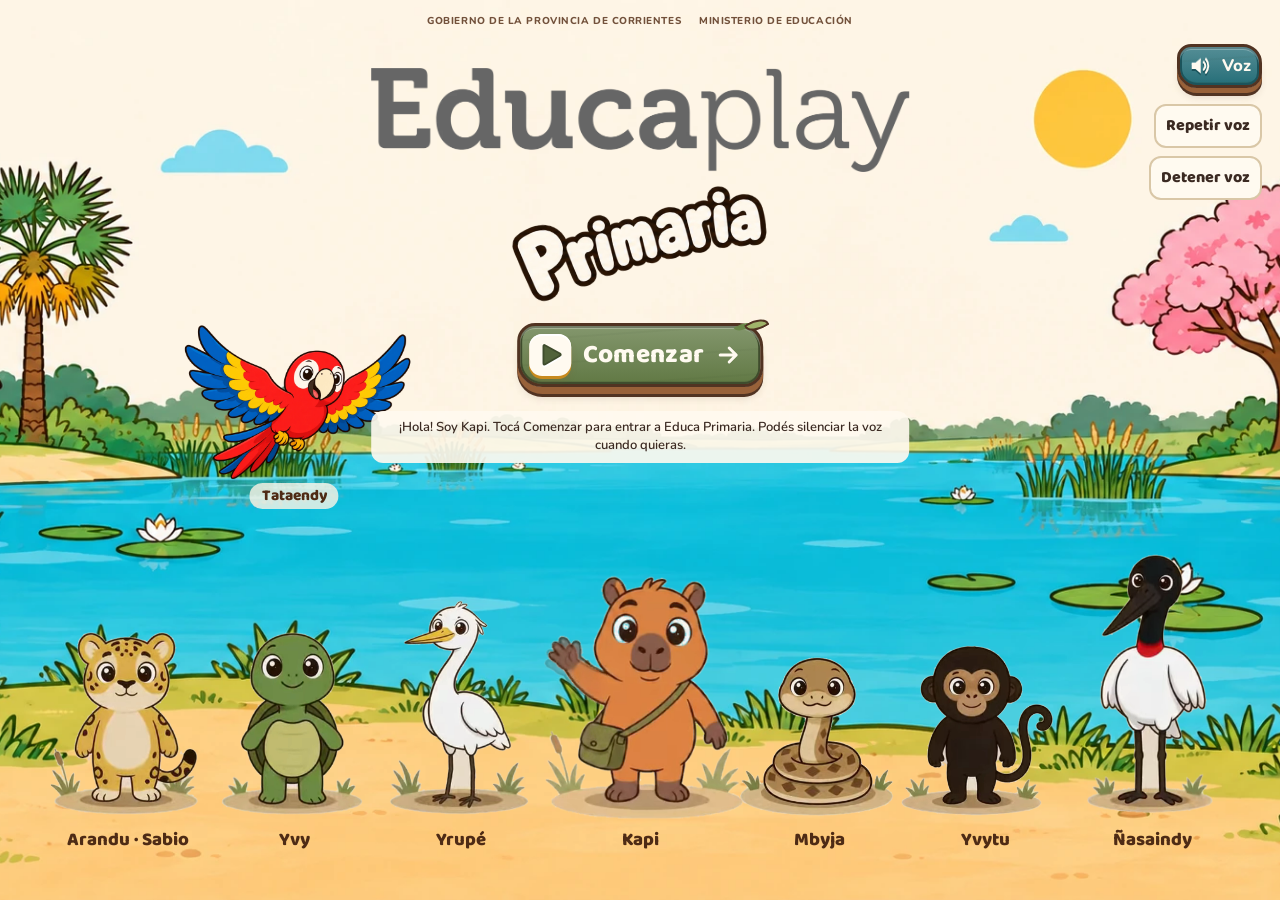
<file: index.html>
<!DOCTYPE html>
<html lang="es-AR">
<head>
<meta charset="utf-8">
<meta name="viewport" content="width=device-width, initial-scale=1, viewport-fit=cover">
<meta name="color-scheme" content="light">
<title>Educaplay Primaria</title>
<link rel="icon" href="arte/marca/icono.png">
<link rel="preload" href="fuentes/baloo-2-latin-800-normal.woff2" as="font" type="font/woff2" crossorigin>
<link rel="stylesheet" href="actividades.css?v=202610051010">
<link rel="stylesheet" href="estilos.css?v=20261016-sonido-3">
<link rel="stylesheet" href="botones.css?v=20261016-entradas-compactas">
<link rel="stylesheet" href="bienvenida.css?v=20261016-sonido-3">
</head>
<body>
<div id="app" data-zone="home"></div>
<div class="toast" id="toast" role="status" aria-live="polite"></div>
<!-- El orden importa: el arte primero, después los datos que lo nombran,
     las actividades, las vistas y por último el arranque. -->
<script src="js/arte.js?v=20261015-fichas-2"></script>
<script src="js/datos.js?v=202610051010"></script>
<script src="js/actividades.js?v=20261016-sonido-3"></script>
<script src="arte/voces/audios.js?v=20261016-sonido-3"></script>
<script src="js/sonido.js?v=20261016-sonido-3"></script>
<script src="js/vistas.js?v=20261016-sonido-3"></script>
<script src="js/app.js?v=20261016-sonido-3"></script>
</body>
</html>
</file>
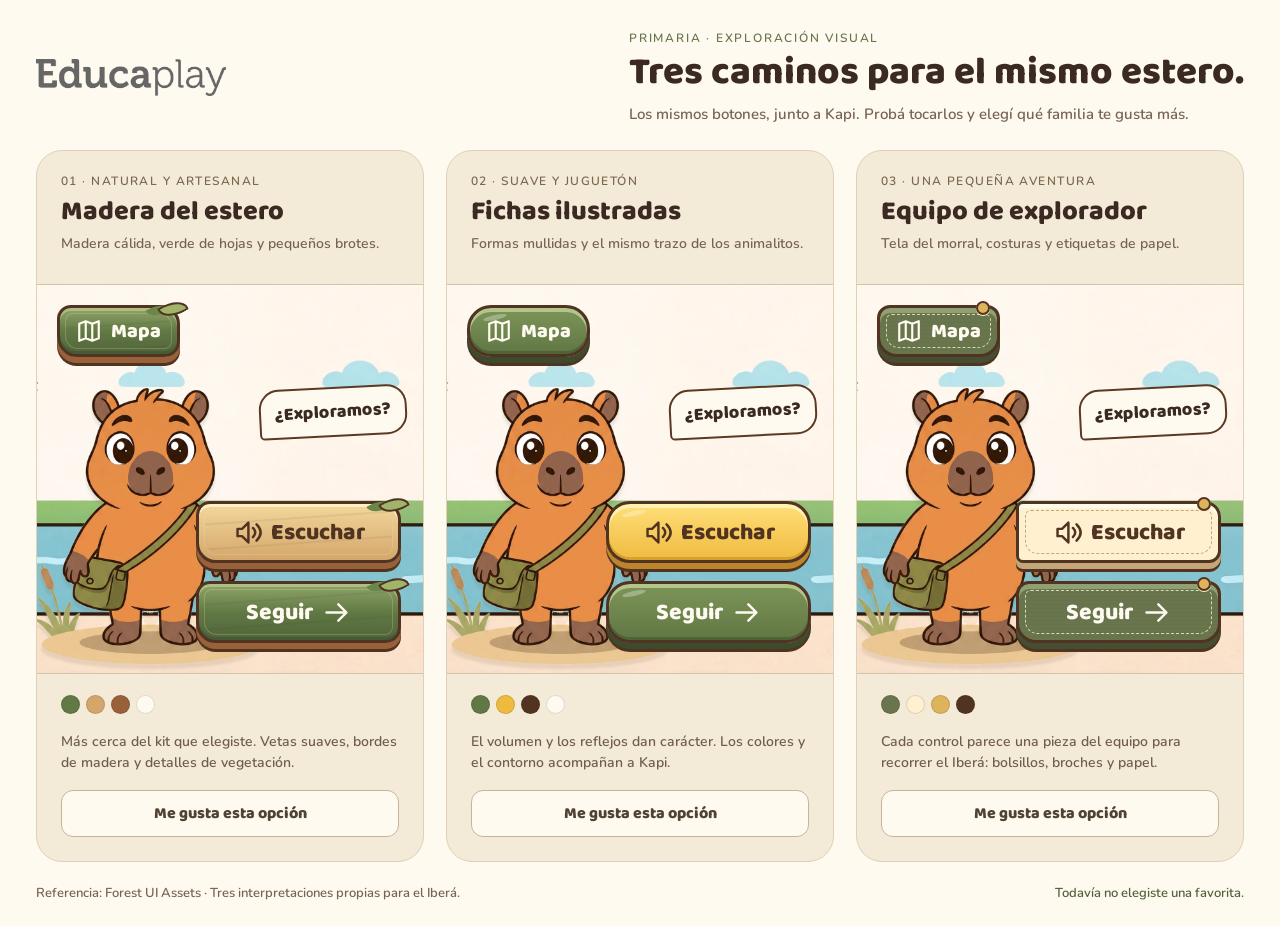
<file: prueba-botones.html>
<!doctype html>
<html lang="es-AR">
<meta charset="utf-8">
<meta name="viewport" content="width=device-width,initial-scale=1">
<title>Tres caminos · Botones de EducaPlay Primaria</title>
<style>
@font-face{font-family:Baloo;src:url('fuentes/baloo-2-latin-800-normal.woff2');font-weight:800;font-display:swap}
@font-face{font-family:Nunito;src:url('fuentes/nunito-latin-600-normal.woff2');font-weight:600;font-display:swap}
*{box-sizing:border-box}body{margin:0;background:#fffaf0;color:#3b2a22;font-family:Nunito,system-ui,sans-serif}button{font:inherit;cursor:pointer}header,main,footer{max-width:1450px;margin:auto;padding-inline:36px}header{padding-top:30px;padding-bottom:26px;display:flex;align-items:center;gap:32px;justify-content:space-between}.brand{width:190px;height:auto}.eyebrow{color:#67764f;font-size:12px;letter-spacing:.15em;font-weight:800;text-transform:uppercase}h1,h2,h3,p{margin:0}h1{font:800 clamp(28px,3vw,42px)/1.1 Baloo;margin:6px 0 10px}header p{font-size:15px;color:#786454}.intro{max-width:730px}.grid{display:grid;grid-template-columns:repeat(3,minmax(0,1fr));gap:22px}.option{background:#f4ead8;border:1px solid #dfd0b7;border-radius:26px;overflow:hidden;display:flex;flex-direction:column}.heading{padding:22px 24px 18px;min-height:133px}.number{font:800 12px Nunito;letter-spacing:.12em;text-transform:uppercase;color:#79684e}h2{font:800 27px/1.15 Baloo;margin:7px 0} .heading p{font-size:14px;line-height:1.45;color:#786454}.scene{height:390px;position:relative;background:#e0e9c9 url('arte/fondo-rio.webp') center bottom/cover;overflow:hidden;border-block:1px solid #d4c4a7}.scene:before{content:'';position:absolute;inset:0;background:linear-gradient(#fffaf04d,transparent 70%)}.kapi{position:absolute;bottom:7px;left:-10px;width:205px;height:260px;object-fit:contain;object-position:center bottom;filter:drop-shadow(0 5px 1px #4b38221a)}.speech{position:absolute;top:102px;right:16px;background:#fffaf0;border:2px solid #5b3a25;border-radius:20px 20px 20px 5px;padding:9px 14px;font:800 18px Baloo;rotate:-3deg}.nav{position:absolute;top:20px;left:20px}.actions{position:absolute;right:16px;bottom:30px;display:grid;gap:18px;width:190px}.demo{position:relative;display:inline-flex;align-items:center;justify-content:center;gap:9px;min-height:62px;padding:10px 17px;border:3px solid #513322;color:#fffaf0;font:800 23px/1 Baloo;isolation:isolate;transition:transform .12s,filter .12s,box-shadow .12s}.demo svg{width:29px;height:29px;flex:none}.demo:hover{filter:brightness(1.07);transform:translateY(-2px)}.demo:focus-visible{outline:3px solid #fffaf0;outline-offset:5px}.demo:active,.demo.pressed{transform:translateY(5px);filter:brightness(.95)}.nav .demo{min-height:52px;font-size:20px;padding:8px 16px}.nav .demo svg{width:26px;height:26px}
/* Madera ilustrada: cantos irregulares, vetas suaves y brotes. */
.wood .demo{border-radius:14px 19px 15px 20px;background:linear-gradient(180deg,#91a56a,#617944 50%,#52643a);box-shadow:inset 0 3px 0 #d6dda273,inset 0 -3px 0 #374d3077,0 6px 0 #986139,0 9px 0 #513322}.wood .demo:before{content:'';position:absolute;inset:5px;border:1px solid #e5ebaf3d;border-radius:8px 13px;pointer-events:none;z-index:-1;background:repeating-linear-gradient(176deg,transparent 0 13px,#24361c12 14px 15px,transparent 16px 25px)}.wood .demo:after{content:'';width:24px;height:12px;position:absolute;right:-10px;top:-7px;background:#a0b46a;border:2px solid #513322;border-radius:2px 100% 2px 100%;rotate:-30deg;box-shadow:-13px -6px 0 -2px #6a8748}.wood .secondary{background:linear-gradient(#f3d79c,#d4a66b);color:#513322;box-shadow:inset 0 3px 0 #fff0c1,0 6px 0 #986139,0 9px 0 #513322}.wood .demo:active,.wood .pressed{box-shadow:inset 0 2px 0 #ffffff30,0 1px 0 #986139,0 3px 0 #513322}
/* Fichas: el mismo contorno de los personajes, volumen blando. */
.tile .demo{border-radius:24px;background:linear-gradient(#7d9458,#617744);box-shadow:inset 0 4px 0 #b3c58b,inset 0 -3px 0 #4f6335,0 6px 0 #3d4a2b,0 9px 0 #513322}.tile .demo:before{content:'';position:absolute;left:13px;top:7px;width:24px;height:5px;border-radius:50%;background:#ffffff4d;rotate:-12deg}.tile .secondary{background:linear-gradient(#ffdf79,#efbb3f);color:#513322;box-shadow:inset 0 4px 0 #fff1b0,inset 0 -3px 0 #d6a12d,0 6px 0 #bc842b,0 9px 0 #513322}.tile .demo:active,.tile .pressed{box-shadow:inset 0 2px 0 #ffffff30,0 1px 0 #3d4a2b,0 3px 0 #513322}
/* Explorador: tela del morral, costura y etiqueta de papel. */
.explorer .demo{border-radius:13px 13px 20px 20px;background:#69764d;box-shadow:inset 0 5px 0 #91a073,0 6px 0 #454e30,0 9px 0 #513322;background-image:repeating-linear-gradient(0deg,transparent 0 3px,#1b29120a 3px 4px)}.explorer .demo:before{content:'';position:absolute;inset:6px;border:1.5px dashed #d3dbaf;border-radius:6px 6px 13px 13px;z-index:-1}.explorer .demo:after{content:'';position:absolute;width:10px;height:10px;right:7px;top:-7px;background:#ddb35c;border:2px solid #513322;border-radius:50%;box-shadow:0 1px 0 #fff0bb}.explorer .secondary{background:#fff0cf;color:#513322;border-radius:7px 16px 12px 7px;box-shadow:inset 0 4px 0 #fffbeb,0 6px 0 #c4a679,0 9px 0 #513322}.explorer .secondary:before{border-color:#c3a778}.explorer .demo:active,.explorer .pressed{box-shadow:inset 0 2px 0 #ffffff30,0 1px 0 #454e30,0 3px 0 #513322}
.details{padding:21px 24px 24px;display:flex;flex:1;flex-direction:column;gap:17px}.details p{font-size:14px;line-height:1.5;color:#715d4c}.swatches{display:flex;gap:6px}.swatches i{width:19px;height:19px;background:var(--c);border:1px solid #3b2a2226;border-radius:50%}.choose{margin-top:auto;border:1.5px solid #c5b49a;border-radius:12px;background:#fffaf0;color:#514333;padding:10px;font:800 16px Baloo;min-height:46px}.choose:hover{background:#e9eddb}.choose[aria-pressed=true]{background:#52633b;color:#fffaf0;border-color:#52633b}.option.selected{outline:3px solid #52633b;outline-offset:3px}footer{padding-block:22px;display:flex;justify-content:space-between;gap:20px;font-size:13px;color:#786454}#selection{color:#52633b;font-weight:800;min-height:20px}@media(min-width:1250px){.actions{width:205px;right:22px}.kapi{width:230px;height:280px;left:-5px}}@media(max-width:1050px){.grid{grid-template-columns:1fr;max-width:620px;margin:auto}.scene{height:360px}.kapi{left:35px;width:240px;height:280px}.actions{right:35px;width:220px}.heading{min-height:0}header{align-items:flex-start}.brand{width:130px}.speech{right:35px;top:95px}}@media(max-width:540px){header,main,footer{padding-inline:18px}header{display:block}.brand{width:140px;margin-bottom:20px}.heading,.details{padding:20px}.scene{height:380px}.kapi{width:190px;height:245px;left:-18px}.actions{width:180px;right:14px}.speech{right:16px;top:95px}.demo{font-size:21px}footer{flex-direction:column}.nav{left:16px}}@media(prefers-reduced-motion:reduce){.demo{transition:none}}
</style>
<header><img class="brand" src="arte/marca/educaplay.webp" alt="EducaPlay"><div class="intro"><div class="eyebrow">Primaria · Exploración visual</div><h1>Tres caminos para el mismo estero.</h1><p>Los mismos botones, junto a Kapi. Probá tocarlos y elegí qué familia te gusta más.</p></div></header>
<main><div class="grid" id="grid"></div></main>
<footer><span>Referencia: Forest UI Assets · Tres interpretaciones propias para el Iberá.</span><span id="selection" role="status" aria-live="polite">Todavía no elegiste una favorita.</span></footer>
<script>
const icons={mapa:'<path d="m4 7 8-3 8 3 8-3v21l-8 3-8-3-8 3V7Zm8-3v21M20 7v21"/>',audio:'<path d="M5 12h5l7-7v22l-7-7H5zM22 11q5 5 0 10M26 7q9 9 0 18"/>',next:'<path d="M5 16h21M18 7l9 9-9 9"/>'};
const icon=name=>`<svg viewBox="0 0 32 32" fill="none" stroke="currentColor" stroke-width="2.7" stroke-linecap="round" stroke-linejoin="round" aria-hidden="true">${icons[name]}</svg>`;
const options=[{id:'wood',name:'Madera del estero',tag:'01 · Natural y artesanal',desc:'Madera cálida, verde de hojas y pequeños brotes.',detail:'Más cerca del kit que elegiste. Vetas suaves, bordes de madera y detalles de vegetación.',colors:['#617944','#d4a66b','#986139','#fffaf0']},{id:'tile',name:'Fichas ilustradas',tag:'02 · Suave y juguetón',desc:'Formas mullidas y el mismo trazo de los animalitos.',detail:'El volumen y los reflejos dan carácter. Los colores y el contorno acompañan a Kapi.',colors:['#617744','#efbb3f','#513322','#fffaf0']},{id:'explorer',name:'Equipo de explorador',tag:'03 · Una pequeña aventura',desc:'Tela del morral, costuras y etiquetas de papel.',detail:'Cada control parece una pieza del equipo para recorrer el Iberá: bolsillos, broches y papel.',colors:['#69764d','#fff0cf','#ddb35c','#513322']}];
document.querySelector('#grid').innerHTML=options.map(o=>`<article class="option ${o.id}"><div class="heading"><div class="number">${o.tag}</div><h2>${o.name}</h2><p>${o.desc}</p></div><div class="scene"><div class="nav"><button class="demo" data-demo="mapa">${icon('mapa')}Mapa</button></div><div class="speech">¿Exploramos?</div><img class="kapi" src="arte/kapi/reposo.webp" alt="Kapi en el estero" draggable="false"><div class="actions"><button class="demo secondary" data-demo="audio">${icon('audio')}Escuchar</button><button class="demo" data-demo="next">Seguir${icon('next')}</button></div></div><div class="details"><div class="swatches" aria-hidden="true">${o.colors.map(c=>`<i style="--c:${c}"></i>`).join('')}</div><p>${o.detail}</p><button class="choose" data-choice="${o.id}" aria-pressed="false">Me gusta esta opción</button></div></article>`).join('');
document.querySelectorAll('[data-choice]').forEach(b=>b.addEventListener('click',()=>{document.querySelectorAll('[data-choice]').forEach(x=>{const on=x===b;x.setAttribute('aria-pressed',String(on));x.closest('article').classList.toggle('selected',on);x.textContent=on?'Mi favorita ✓':'Me gusta esta opción'});document.querySelector('#selection').textContent='Tu favorita: '+options.find(o=>o.id===b.dataset.choice).name+'.'}));
document.querySelectorAll('[data-demo]').forEach(b=>b.addEventListener('click',()=>{const scene=b.closest('.scene'), kapi=scene.querySelector('.kapi'),speech=scene.querySelector('.speech');kapi.src='arte/kapi/'+(b.dataset.demo==='next'?'celebra':b.dataset.demo==='audio'?'senala':'reposo')+'.webp';speech.textContent=b.dataset.demo==='next'?'¡Vamos juntos!':b.dataset.demo==='audio'?'Te cuento la consigna…':'¡A recorrer el Iberá!';}));
</script>
</html>
</file>
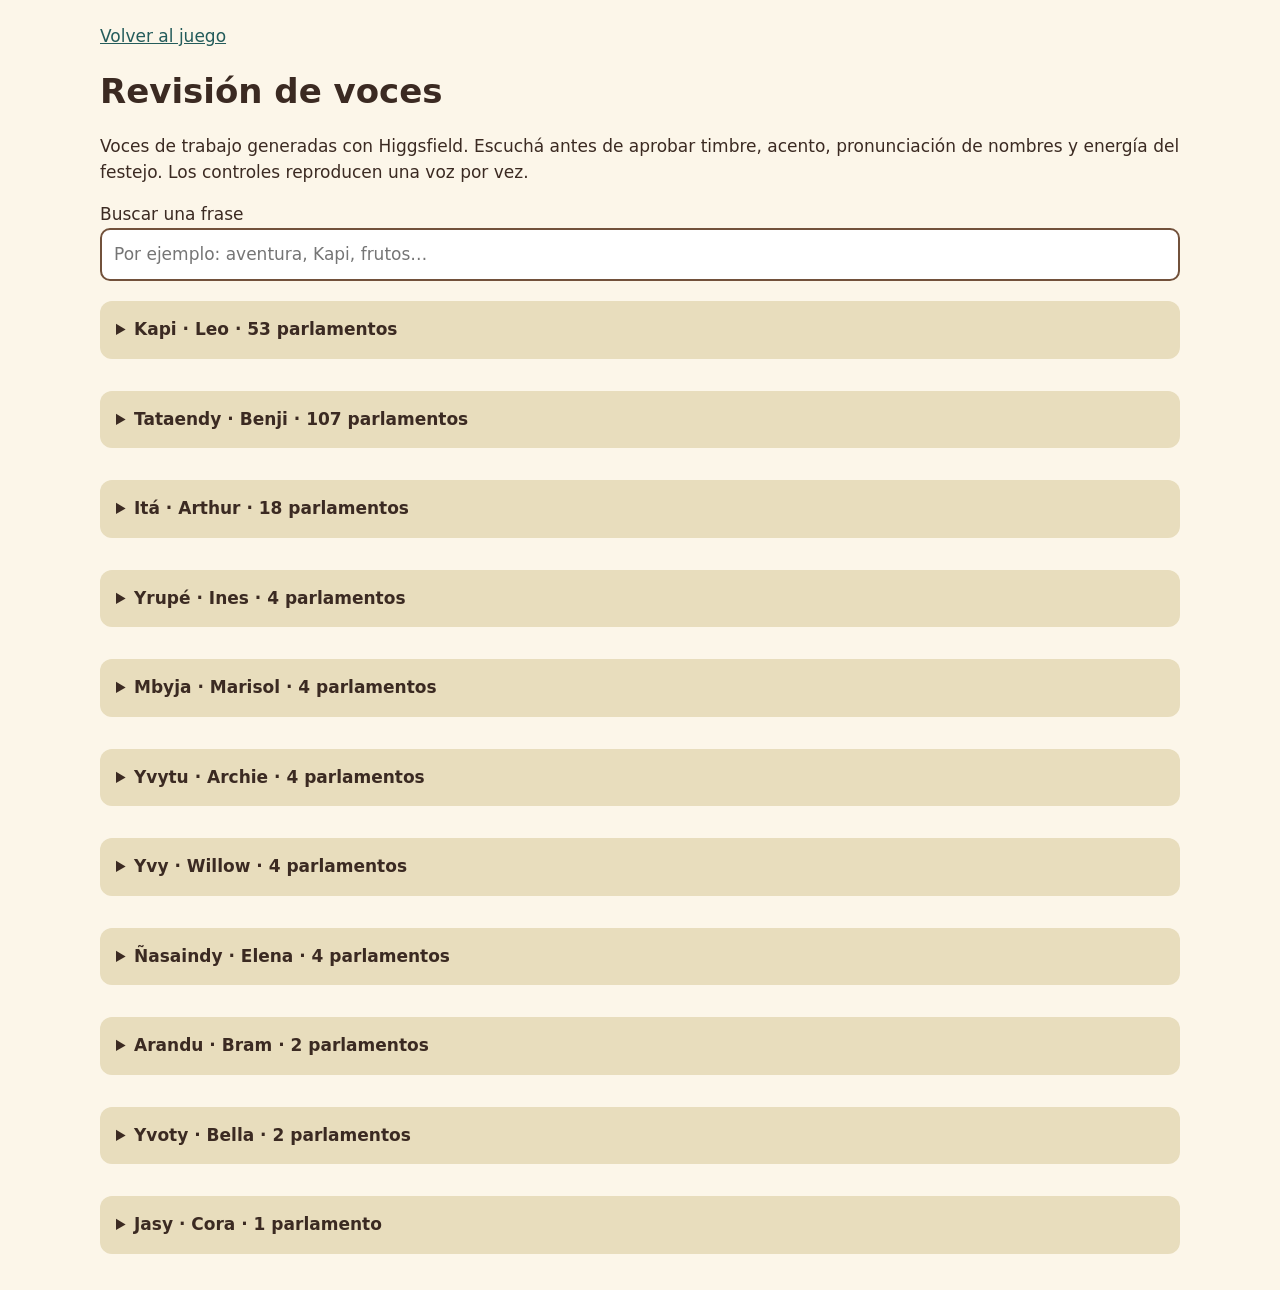
<file: herramientas/escucha-voces.html>
<!doctype html><html lang="es-AR"><meta charset="utf-8"><meta name="viewport" content="width=device-width,initial-scale=1"><title>Revisión de voces · Educa Primaria</title>
<style>body{max-width:1080px;margin:auto;padding:24px;font:17px/1.5 system-ui;background:#fcf6e9;color:#3b2a22}h1{line-height:1.15}a{color:#245c5b}input{box-sizing:border-box;width:100%;padding:12px;font:inherit;border:2px solid #72513b;border-radius:10px}summary{cursor:pointer;font-weight:700;padding:16px;background:#e8ddbd;border-radius:12px;margin:20px 0 12px}.clips{display:grid;grid-template-columns:repeat(auto-fit,minmax(270px,1fr));gap:14px}article{padding:16px;border:1px solid #c7b99f;border-radius:12px;background:white}article p{min-height:3em}audio{width:100%}small{display:block;color:#70645b;font-size:11px}.pending{color:#ad382e}[hidden]{display:none!important}</style>
<header><a href="../#/inicio">Volver al juego</a><h1>Revisión de voces</h1><p>Voces de trabajo generadas con Higgsfield. Escuchá antes de aprobar timbre, acento, pronunciación de nombres y energía del festejo. Los controles reproducen una voz por vez.</p><label for="filter">Buscar una frase</label><input id="filter" type="search" placeholder="Por ejemplo: aventura, Kapi, frutos…"></header><details><summary>Kapi · Leo · 53 parlamentos</summary><div class="clips"><article><p>Kapi vivió una historia en el estero. ¡Ayudame a ponerla en orden! Tocá lo que pasó primero.</p><audio controls preload="none" src="../arte/voces/898af8a9c60d4faa.mp3" aria-label="Escuchar: Kapi vivió una historia en el estero. ¡Ayudame a ponerla en orden! Tocá lo que pasó primero."></audio><small>898af8a9c60d4faa</small></article><article><p>Pensá: ¿qué pasó antes? Mirá bien las imágenes.</p><audio controls preload="none" src="../arte/voces/323ae413c080820d.mp3" aria-label="Escuchar: Pensá: ¿qué pasó antes? Mirá bien las imágenes."></audio><small>323ae413c080820d</small></article><article><p>¡Así fue la historia! Empezó, pasó algo y terminó.</p><audio controls preload="none" src="../arte/voces/0b477544073fb58a.mp3" aria-label="Escuchar: ¡Así fue la historia! Empezó, pasó algo y terminó."></audio><small>0b477544073fb58a</small></article><article><p>Una pista: Pensá: ¿qué pasó antes? Mirá bien las imágenes.</p><audio controls preload="none" src="../arte/voces/49299b593fa944b8.mp3" aria-label="Escuchar: Una pista: Pensá: ¿qué pasó antes? Mirá bien las imágenes."></audio><small>49299b593fa944b8</small></article><article><p>Kapi se despierta en el estero.</p><audio controls preload="none" src="../arte/voces/7e5d2d50247fec27.mp3" aria-label="Escuchar: Kapi se despierta en el estero."></audio><small>7e5d2d50247fec27</small></article><article><p>Kapi se despierta en el estero. … ¿Y después?</p><audio controls preload="none" src="../arte/voces/0f60abf452d47f11.mp3" aria-label="Escuchar: Kapi se despierta en el estero. … ¿Y después?"></audio><small>0f60abf452d47f11</small></article><article><p>Aparece un yacaré entre los camalotes.</p><audio controls preload="none" src="../arte/voces/3a581af2b37ed6e9.mp3" aria-label="Escuchar: Aparece un yacaré entre los camalotes."></audio><small>3a581af2b37ed6e9</small></article><article><p>Aparece un yacaré entre los camalotes. … ¿Y después?</p><audio controls preload="none" src="../arte/voces/e1c4fb081920aebd.mp3" aria-label="Escuchar: Aparece un yacaré entre los camalotes. … ¿Y después?"></audio><small>e1c4fb081920aebd</small></article><article><p>Kapi y el yacaré toman sol juntos.</p><audio controls preload="none" src="../arte/voces/fec5042b420b79a3.mp3" aria-label="Escuchar: Kapi y el yacaré toman sol juntos."></audio><small>fec5042b420b79a3</small></article><article><p>Kapi y el yacaré toman sol juntos. … ¿Y después?</p><audio controls preload="none" src="../arte/voces/d4497156f8960fc4.mp3" aria-label="Escuchar: Kapi y el yacaré toman sol juntos. … ¿Y después?"></audio><small>d4497156f8960fc4</small></article><article><p>Mirá el dibujo. ¿Cuál de estas palabras dice CAMALOTE? Fijate con qué letra empieza.</p><audio controls preload="none" src="../arte/voces/867985a29ad24785.mp3" aria-label="Escuchar: Mirá el dibujo. ¿Cuál de estas palabras dice CAMALOTE? Fijate con qué letra empieza."></audio><small>867985a29ad24785</small></article><article><p>Buscá la palabra que empiece con la misma letra que CAMINO y CASA.</p><audio controls preload="none" src="../arte/voces/6cfd7300cc3af470.mp3" aria-label="Escuchar: Buscá la palabra que empiece con la misma letra que CAMINO y CASA."></audio><small>6cfd7300cc3af470</small></article><article><p>¡Muy bien! CAMALOTE empieza con C.</p><audio controls preload="none" src="../arte/voces/1098438e28428743.mp3" aria-label="Escuchar: ¡Muy bien! CAMALOTE empieza con C."></audio><small>1098438e28428743</small></article><article><p>Una pista: Buscá la palabra que empiece con la misma letra que CAMINO y CASA.</p><audio controls preload="none" src="../arte/voces/07438bb492a9bce7.mp3" aria-label="Escuchar: Una pista: Buscá la palabra que empiece con la misma letra que CAMINO y CASA."></audio><small>07438bb492a9bce7</small></article><article><p>¡Aventura completada! Encontraste Huella de yacaré.</p><audio controls preload="none" src="../arte/voces/7eb21c7a11a8353c.mp3" aria-label="Escuchar: ¡Aventura completada! Encontraste Huella de yacaré."></audio><small>7eb21c7a11a8353c</small></article><article><p>Llevate esta misión a casa: contale a alguien una historia con principio, medio y final.</p><audio controls preload="none" src="../arte/voces/e7991dad07f13418.mp3" aria-label="Escuchar: Llevate esta misión a casa: contale a alguien una historia con principio, medio y final."></audio><small>e7991dad07f13418</small></article><article><p>¡Ese va! Seguí uniendo.</p><audio controls preload="none" src="../arte/voces/da9e89d14e5a88c6.mp3" aria-label="Escuchar: ¡Ese va! Seguí uniendo."></audio><small>da9e89d14e5a88c6</small></article><article><p>En la comunidad hay muchos carteles. Uní cada lugar con lo que dice su cartel. Tocá uno y después el otro.</p><audio controls preload="none" src="../arte/voces/fec4f42c3bba3341.mp3" aria-label="Escuchar: En la comunidad hay muchos carteles. Uní cada lugar con lo que dice su cartel. Tocá uno y después el otro."></audio><small>fec4f42c3bba3341</small></article><article><p>Fijate con qué letra empieza cada cartel.</p><audio controls preload="none" src="../arte/voces/4e18ac0a03e62e78.mp3" aria-label="Escuchar: Fijate con qué letra empieza cada cartel."></audio><small>4e18ac0a03e62e78</small></article><article><p>¡Todos los carteles en su lugar!</p><audio controls preload="none" src="../arte/voces/c49587dbda2e8e03.mp3" aria-label="Escuchar: ¡Todos los carteles en su lugar!"></audio><small>c49587dbda2e8e03</small></article><article><p>Una pista: Fijate con qué letra empieza cada cartel.</p><audio controls preload="none" src="../arte/voces/f7943d38445df338.mp3" aria-label="Escuchar: Una pista: Fijate con qué letra empieza cada cartel."></audio><small>f7943d38445df338</small></article><article><p>ESCUELA</p><audio controls preload="none" src="../arte/voces/f127c36dc20d16d4.mp3" aria-label="Escuchar: ESCUELA"></audio><small>f127c36dc20d16d4</small></article><article><p>ALMACÉN</p><audio controls preload="none" src="../arte/voces/f2b448ff0ec563d8.mp3" aria-label="Escuchar: ALMACÉN"></audio><small>f2b448ff0ec563d8</small></article><article><p>PLAZA</p><audio controls preload="none" src="../arte/voces/8c9f1aed1d5ab35f.mp3" aria-label="Escuchar: PLAZA"></audio><small>8c9f1aed1d5ab35f</small></article><article><p>Ahora buscá el cartel que dice ESCUELA. ¿Cuál es?</p><audio controls preload="none" src="../arte/voces/a1d75221f6b766f3.mp3" aria-label="Escuchar: Ahora buscá el cartel que dice ESCUELA. ¿Cuál es?"></audio><small>a1d75221f6b766f3</small></article><article><p>ESCUELA empieza con E y es una palabra larga.</p><audio controls preload="none" src="../arte/voces/e817e53c71f7e21c.mp3" aria-label="Escuchar: ESCUELA empieza con E y es una palabra larga."></audio><small>e817e53c71f7e21c</small></article><article><p>¡Ese es! Empieza con E, como ESCUELA.</p><audio controls preload="none" src="../arte/voces/82368d2a1f3fc953.mp3" aria-label="Escuchar: ¡Ese es! Empieza con E, como ESCUELA."></audio><small>82368d2a1f3fc953</small></article><article><p>Una pista: ESCUELA empieza con E y es una palabra larga.</p><audio controls preload="none" src="../arte/voces/32d67edeae8d42a5.mp3" aria-label="Escuchar: Una pista: ESCUELA empieza con E y es una palabra larga."></audio><small>32d67edeae8d42a5</small></article><article><p>¡Aventura completada! Encontraste Cesta de la feria.</p><audio controls preload="none" src="../arte/voces/4f9762f550da1d4f.mp3" aria-label="Escuchar: ¡Aventura completada! Encontraste Cesta de la feria."></audio><small>4f9762f550da1d4f</small></article><article><p>Llevate esta misión a casa: buscá un cartel y averiguá qué dice.</p><audio controls preload="none" src="../arte/voces/f0a003c4aff9805c.mp3" aria-label="Escuchar: Llevate esta misión a casa: buscá un cartel y averiguá qué dice."></audio><small>f0a003c4aff9805c</small></article><article><p>¡Lo logramos! Gracias por explorar conmigo.</p><audio controls preload="none" src="../arte/voces/1dd40133093c5d08.mp3" aria-label="Escuchar: ¡Lo logramos! Gracias por explorar conmigo."></audio><small>1dd40133093c5d08</small></article><article><p>¡Lo lograste! Tocá Seguir cuando quieras continuar.</p><audio controls preload="none" src="../arte/voces/ee86769454ef260a.mp3" aria-label="Escuchar: ¡Lo lograste! Tocá Seguir cuando quieras continuar."></audio><small>ee86769454ef260a</small></article><article><p>¡Lo lograste! Tocá Terminar cuando quieras continuar.</p><audio controls preload="none" src="../arte/voces/10be32eb25745e4e.mp3" aria-label="Escuchar: ¡Lo lograste! Tocá Terminar cuando quieras continuar."></audio><small>10be32eb25745e4e</small></article><article><p>¡Hola! Soy Kapi. Tocá Comenzar para entrar a Educa Primaria. Podés silenciar la voz cuando quieras.</p><audio controls preload="none" src="../arte/voces/e3b042f338cb9ac6.mp3" aria-label="Escuchar: ¡Hola! Soy Kapi. Tocá Comenzar para entrar a Educa Primaria. Podés silenciar la voz cuando quieras."></audio><small>e3b042f338cb9ac6</small></article><article><p>Para jugar, elegí Descubrir. Proyectar es para docentes y Acompañar es para las familias.</p><audio controls preload="none" src="../arte/voces/197f6784e8eac45e.mp3" aria-label="Escuchar: Para jugar, elegí Descubrir. Proyectar es para docentes y Acompañar es para las familias."></audio><small>197f6784e8eac45e</small></article><article><p>¿Quién sos hoy? Elegí un compañero para tu cuaderno. Podés cambiarlo después.</p><audio controls preload="none" src="../arte/voces/8ba7445af7e0340a.mp3" aria-label="Escuchar: ¿Quién sos hoy? Elegí un compañero para tu cuaderno. Podés cambiarlo después."></audio><small>8ba7445af7e0340a</small></article><article><p>Elegí tu mundo. Podés entrar al Mundo de Kapi o al Río de Tataendy.</p><audio controls preload="none" src="../arte/voces/81b83360a5cd7544.mp3" aria-label="Escuchar: Elegí tu mundo. Podés entrar al Mundo de Kapi o al Río de Tataendy."></audio><small>81b83360a5cd7544</small></article><article><p>Este mundo se está preparando. Podés elegir otro mundo.</p><audio controls preload="none" src="../arte/voces/6b553c68dc4f7e6f.mp3" aria-label="Escuchar: Este mundo se está preparando. Podés elegir otro mundo."></audio><small>6b553c68dc4f7e6f</small></article><article><p>¿Quién sos hoy? Tocá un dibujo para tu cuaderno de campo.</p><audio controls preload="none" src="../arte/voces/69dfd2b5f3fe0044.mp3" aria-label="Escuchar: ¿Quién sos hoy? Tocá un dibujo para tu cuaderno de campo."></audio><small>69dfd2b5f3fe0044</small></article><article><p>Elegí tu mundo. Cada grado tiene su propio universo, su mapa y sus personajes.</p><audio controls preload="none" src="../arte/voces/cbb41c26e8eb1f60.mp3" aria-label="Escuchar: Elegí tu mundo. Cada grado tiene su propio universo, su mapa y sus personajes."></audio><small>cbb41c26e8eb1f60</small></article><article><p>Ayudá a Kapi a recorrer el monte y el estero. Cada aventura despeja un camino nuevo.</p><audio controls preload="none" src="../arte/voces/0c3df4d066efd59d.mp3" aria-label="Escuchar: Ayudá a Kapi a recorrer el monte y el estero. Cada aventura despeja un camino nuevo."></audio><small>0c3df4d066efd59d</small></article><article><p>Ayudá a Kapi a recorrer el monte y el estero. Cada aventura despeja un camino nuevo. Tocá un lugar del mapa para conocer su aventura.</p><audio controls preload="none" src="../arte/voces/849b9e65a8c1834b.mp3" aria-label="Escuchar: Ayudá a Kapi a recorrer el monte y el estero. Cada aventura despeja un camino nuevo. Tocá un lugar del mapa para conocer su aventura."></audio><small>849b9e65a8c1834b</small></article><article><p>Historias de nuestro lugar. Una aventura para leer los carteles de la comunidad. Tocá Entrar para jugar.</p><audio controls preload="none" src="../arte/voces/cfe94c34c6cf57f3.mp3" aria-label="Escuchar: Historias de nuestro lugar. Una aventura para leer los carteles de la comunidad. Tocá Entrar para jugar."></audio><small>cfe94c34c6cf57f3</small></article><article><p>Historias de nuestro lugar. Una aventura para leer los carteles de la comunidad.</p><audio controls preload="none" src="../arte/voces/73cdbc4e5f0419ec.mp3" aria-label="Escuchar: Historias de nuestro lugar. Una aventura para leer los carteles de la comunidad."></audio><small>73cdbc4e5f0419ec</small></article><article><p>Tu cuaderno tiene 0 hallazgos. Cada aventura completada deja un hallazgo nuevo.</p><audio controls preload="none" src="../arte/voces/9b146f9dbfc7898a.mp3" aria-label="Escuchar: Tu cuaderno tiene 0 hallazgos. Cada aventura completada deja un hallazgo nuevo."></audio><small>9b146f9dbfc7898a</small></article><article><p>Tu cuaderno tiene 1 hallazgo. Cada aventura completada deja un hallazgo nuevo.</p><audio controls preload="none" src="../arte/voces/aafe3e72e6e8967d.mp3" aria-label="Escuchar: Tu cuaderno tiene 1 hallazgo. Cada aventura completada deja un hallazgo nuevo."></audio><small>aafe3e72e6e8967d</small></article><article><p>Tu cuaderno tiene 2 hallazgos. Cada aventura completada deja un hallazgo nuevo.</p><audio controls preload="none" src="../arte/voces/a6ad4ffd148d968e.mp3" aria-label="Escuchar: Tu cuaderno tiene 2 hallazgos. Cada aventura completada deja un hallazgo nuevo."></audio><small>a6ad4ffd148d968e</small></article><article><p>Tu cuaderno tiene 3 hallazgos. Cada aventura completada deja un hallazgo nuevo.</p><audio controls preload="none" src="../arte/voces/c23ecd85b82f288a.mp3" aria-label="Escuchar: Tu cuaderno tiene 3 hallazgos. Cada aventura completada deja un hallazgo nuevo."></audio><small>c23ecd85b82f288a</small></article><article><p>Tu cuaderno tiene 4 hallazgos. Cada aventura completada deja un hallazgo nuevo.</p><audio controls preload="none" src="../arte/voces/a7d3c749ffe70c05.mp3" aria-label="Escuchar: Tu cuaderno tiene 4 hallazgos. Cada aventura completada deja un hallazgo nuevo."></audio><small>a7d3c749ffe70c05</small></article><article><p>Tu cuaderno tiene 5 hallazgos. Cada aventura completada deja un hallazgo nuevo.</p><audio controls preload="none" src="../arte/voces/a42193dd7f22074c.mp3" aria-label="Escuchar: Tu cuaderno tiene 5 hallazgos. Cada aventura completada deja un hallazgo nuevo."></audio><small>a42193dd7f22074c</small></article><article><p>Tu cuaderno tiene 6 hallazgos. Cada aventura completada deja un hallazgo nuevo.</p><audio controls preload="none" src="../arte/voces/69289a5d43dfe012.mp3" aria-label="Escuchar: Tu cuaderno tiene 6 hallazgos. Cada aventura completada deja un hallazgo nuevo."></audio><small>69289a5d43dfe012</small></article><article><p>Tu cuaderno tiene 7 hallazgos. Cada aventura completada deja un hallazgo nuevo.</p><audio controls preload="none" src="../arte/voces/ee40c242157214e7.mp3" aria-label="Escuchar: Tu cuaderno tiene 7 hallazgos. Cada aventura completada deja un hallazgo nuevo."></audio><small>ee40c242157214e7</small></article><article><p>Tu cuaderno tiene 8 hallazgos. Cada aventura completada deja un hallazgo nuevo.</p><audio controls preload="none" src="../arte/voces/edece121b5b3a01d.mp3" aria-label="Escuchar: Tu cuaderno tiene 8 hallazgos. Cada aventura completada deja un hallazgo nuevo."></audio><small>edece121b5b3a01d</small></article></div></details><details><summary>Tataendy · Benji · 107 parlamentos</summary><div class="clips"><article><p>Primero tirá el dado.</p><audio controls preload="none" src="../arte/voces/ef922f1d440ea098.mp3" aria-label="Escuchar: Primero tirá el dado."></audio><small>ef922f1d440ea098</small></article><article><p>Soy Tataendy. Tiro el dado y el árbol deja caer un fruto por cada puntito. ¡Mirá!</p><audio controls preload="none" src="../arte/voces/00f1b0664a1c7994.mp3" aria-label="Escuchar: Soy Tataendy. Tiro el dado y el árbol deja caer un fruto por cada puntito. ¡Mirá!"></audio><small>00f1b0664a1c7994</small></article><article><p>Ahora te toca a vos. Tirá el dado y llená la cesta con tantos frutos como puntitos.</p><audio controls preload="none" src="../arte/voces/a6b16d5009fad375.mp3" aria-label="Escuchar: Ahora te toca a vos. Tirá el dado y llená la cesta con tantos frutos como puntitos."></audio><small>a6b16d5009fad375</small></article><article><p>¡Salieron estos puntitos! Cae un fruto por cada uno.</p><audio controls preload="none" src="../arte/voces/2d6e51ae762f880f.mp3" aria-label="Escuchar: ¡Salieron estos puntitos! Cae un fruto por cada uno."></audio><small>2d6e51ae762f880f</small></article><article><p>¡Un fruto para cada puntito! Ahora te toca a vos.</p><audio controls preload="none" src="../arte/voces/cb4d49d7aebdd30d.mp3" aria-label="Escuchar: ¡Un fruto para cada puntito! Ahora te toca a vos."></audio><small>cb4d49d7aebdd30d</small></article><article><p>Salió el dado. Llená la cesta con tantos frutos como puntitos. Podés arrastrar los frutos del árbol.</p><audio controls preload="none" src="../arte/voces/fe57a7ed26369b23.mp3" aria-label="Escuchar: Salió el dado. Llená la cesta con tantos frutos como puntitos. Podés arrastrar los frutos del árbol."></audio><small>fe57a7ed26369b23</small></article><article><p>¡Sí! Pusiste un fruto por cada puntito.</p><audio controls preload="none" src="../arte/voces/f1baf65a503da7c1.mp3" aria-label="Escuchar: ¡Sí! Pusiste un fruto por cada puntito."></audio><small>f1baf65a503da7c1</small></article><article><p>Todavía faltan frutos. Mirá los puntitos rojos: les falta un fruto.</p><audio controls preload="none" src="../arte/voces/605d9c6cb62bcb5b.mp3" aria-label="Escuchar: Todavía faltan frutos. Mirá los puntitos rojos: les falta un fruto."></audio><small>605d9c6cb62bcb5b</small></article><article><p>Hay frutos de más. Sacá los que se mueven.</p><audio controls preload="none" src="../arte/voces/2c8ce5d1c986b368.mp3" aria-label="Escuchar: Hay frutos de más. Sacá los que se mueven."></audio><small>2c8ce5d1c986b368</small></article><article><p>Tataendy y Kapi juntaron frutos. Mirá bien cada cesta y contestá.</p><audio controls preload="none" src="../arte/voces/00cdd4b1ee034ca1.mp3" aria-label="Escuchar: Tataendy y Kapi juntaron frutos. Mirá bien cada cesta y contestá."></audio><small>00cdd4b1ee034ca1</small></article><article><p>Otra vez. Mirá bien y contestá.</p><audio controls preload="none" src="../arte/voces/6d48fbdb5091388f.mp3" aria-label="Escuchar: Otra vez. Mirá bien y contestá."></audio><small>6d48fbdb5091388f</small></article><article><p>Uno debajo del otro se ve mejor. Fijate si a alguien le sobra un fruto.</p><audio controls preload="none" src="../arte/voces/125d9d8b44e5fefa.mp3" aria-label="Escuchar: Uno debajo del otro se ve mejor. Fijate si a alguien le sobra un fruto."></audio><small>125d9d8b44e5fefa</small></article><article><p>¡Sí! Tienen la misma cantidad: a cada fruto le toca su pareja.</p><audio controls preload="none" src="../arte/voces/67c0030d2b21ac71.mp3" aria-label="Escuchar: ¡Sí! Tienen la misma cantidad: a cada fruto le toca su pareja."></audio><small>67c0030d2b21ac71</small></article><article><p>¡Sí! Puestos en fila, se ve a quién le sobran frutos.</p><audio controls preload="none" src="../arte/voces/3c55cde382e27f7d.mp3" aria-label="Escuchar: ¡Sí! Puestos en fila, se ve a quién le sobran frutos."></audio><small>3c55cde382e27f7d</small></article><article><p>Mmm, no estoy seguro. ¿Y si los ponemos en fila, uno debajo del otro?</p><audio controls preload="none" src="../arte/voces/9b8b73d62ebcfd16.mp3" aria-label="Escuchar: Mmm, no estoy seguro. ¿Y si los ponemos en fila, uno debajo del otro?"></audio><small>9b8b73d62ebcfd16</small></article><article><p>¿Qué pasó con los frutos? Mirá los pichones y los frutos.</p><audio controls preload="none" src="../arte/voces/8e4e61b83c1ebab7.mp3" aria-label="Escuchar: ¿Qué pasó con los frutos? Mirá los pichones y los frutos."></audio><small>8e4e61b83c1ebab7</small></article><article><p>Los pichones tienen hambre. Llevale un fruto a cada uno. Arrastrá o tocá los frutos.</p><audio controls preload="none" src="../arte/voces/5072917f91190031.mp3" aria-label="Escuchar: Los pichones tienen hambre. Llevale un fruto a cada uno. Arrastrá o tocá los frutos."></audio><small>5072917f91190031</small></article><article><p>Otra vez: un fruto para cada pichón.</p><audio controls preload="none" src="../arte/voces/61a6be203beb1754.mp3" aria-label="Escuchar: Otra vez: un fruto para cada pichón."></audio><small>61a6be203beb1754</small></article><article><p>¡Sí! Cada pichón tiene su fruto y todavía quedan frutos.</p><audio controls preload="none" src="../arte/voces/ba6de6f8111ab127.mp3" aria-label="Escuchar: ¡Sí! Cada pichón tiene su fruto y todavía quedan frutos."></audio><small>ba6de6f8111ab127</small></article><article><p>¡Sí! Hay pichones sin fruto: faltaron frutos.</p><audio controls preload="none" src="../arte/voces/8d85fdd3a4cba7e0.mp3" aria-label="Escuchar: ¡Sí! Hay pichones sin fruto: faltaron frutos."></audio><small>8d85fdd3a4cba7e0</small></article><article><p>¡Justo! Un fruto para cada pichón.</p><audio controls preload="none" src="../arte/voces/5267d477e075fe0d.mp3" aria-label="Escuchar: ¡Justo! Un fruto para cada pichón."></audio><small>5267d477e075fe0d</small></article><article><p>Miremos otra vez: ¿quedó algún pichón sin fruto? ¿Quedó algún fruto sin pichón?</p><audio controls preload="none" src="../arte/voces/b9641aefbfb71952.mp3" aria-label="Escuchar: Miremos otra vez: ¿quedó algún pichón sin fruto? ¿Quedó algún fruto sin pichón?"></audio><small>b9641aefbfb71952</small></article><article><p>Kapi tiene una cesta. Llená la tuya con la misma cantidad de frutos. Después tocá Comparar.</p><audio controls preload="none" src="../arte/voces/a93e615d378c84a1.mp3" aria-label="Escuchar: Kapi tiene una cesta. Llená la tuya con la misma cantidad de frutos. Después tocá Comparar."></audio><small>a93e615d378c84a1</small></article><article><p>Ahora otra cesta distinta. ¡Armá la gemela!</p><audio controls preload="none" src="../arte/voces/1f084a2c2d658ba3.mp3" aria-label="Escuchar: Ahora otra cesta distinta. ¡Armá la gemela!"></audio><small>1f084a2c2d658ba3</small></article><article><p>¡Son gemelas! Cada fruto tiene su pareja.</p><audio controls preload="none" src="../arte/voces/7b97922b36317444.mp3" aria-label="Escuchar: ¡Son gemelas! Cada fruto tiene su pareja."></audio><small>7b97922b36317444</small></article><article><p>Mirá: a tu cesta le faltan frutos. Se ven los huecos rojos.</p><audio controls preload="none" src="../arte/voces/3b7300358104567a.mp3" aria-label="Escuchar: Mirá: a tu cesta le faltan frutos. Se ven los huecos rojos."></audio><small>3b7300358104567a</small></article><article><p>Mirá: tu cesta tiene frutos de más.</p><audio controls preload="none" src="../arte/voces/730993106ec1f16c.mp3" aria-label="Escuchar: Mirá: tu cesta tiene frutos de más."></audio><small>730993106ec1f16c</small></article><article><p>Seguí armando tu cesta y volvé a comparar.</p><audio controls preload="none" src="../arte/voces/69a2814b6114de4f.mp3" aria-label="Escuchar: Seguí armando tu cesta y volvé a comparar."></audio><small>69a2814b6114de4f</small></article><article><p>Tataendy quiere acordarse de cuántos frutos juntó. Anotá una marca por cada fruto. Elegí cómo anotar.</p><audio controls preload="none" src="../arte/voces/8767f71780175b0f.mp3" aria-label="Escuchar: Tataendy quiere acordarse de cuántos frutos juntó. Anotá una marca por cada fruto. Elegí cómo anotar."></audio><small>8767f71780175b0f</small></article><article><p>Ahora hay otra cesta. Anotá de nuevo, como más te guste.</p><audio controls preload="none" src="../arte/voces/51bea726f4ee4c26.mp3" aria-label="Escuchar: Ahora hay otra cesta. Anotá de nuevo, como más te guste."></audio><small>51bea726f4ee4c26</small></article><article><p>¡Quedó anotado! Ahora se puede saber cuántos frutos había sin mirar la cesta.</p><audio controls preload="none" src="../arte/voces/25a00cedf18e007d.mp3" aria-label="Escuchar: ¡Quedó anotado! Ahora se puede saber cuántos frutos había sin mirar la cesta."></audio><small>25a00cedf18e007d</small></article><article><p>Todavía faltan marcas. Contá los frutos uno por uno.</p><audio controls preload="none" src="../arte/voces/4949bd23a1fdd65b.mp3" aria-label="Escuchar: Todavía faltan marcas. Contá los frutos uno por uno."></audio><small>4949bd23a1fdd65b</small></article><article><p>Hay marcas de más. Contá los frutos y borrá las que sobran.</p><audio controls preload="none" src="../arte/voces/e7e50bbc94786f7a.mp3" aria-label="Escuchar: Hay marcas de más. Contá los frutos y borrá las que sobran."></audio><small>e7e50bbc94786f7a</small></article><article><p>¡Aventura completada! Encontraste Pluma del guacamayo.</p><audio controls preload="none" src="../arte/voces/91c193fa7a290327.mp3" aria-label="Escuchar: ¡Aventura completada! Encontraste Pluma del guacamayo."></audio><small>91c193fa7a290327</small></article><article><p>Llevate esta misión a casa: buscá dos grupos de cosas y averiguá, con alguien que te acompañe, cuál tiene más.</p><audio controls preload="none" src="../arte/voces/e1bd89415e7ac864.mp3" aria-label="Escuchar: Llevate esta misión a casa: buscá dos grupos de cosas y averiguá, con alguien que te acompañe, cuál tiene más."></audio><small>e1bd89415e7ac864</small></article><article><p>La lancha lleva diez pasajeros. Ya subieron algunos. ¡Subí a los que faltan!</p><audio controls preload="none" src="../arte/voces/7f250c93111d56fb.mp3" aria-label="Escuchar: La lancha lleva diez pasajeros. Ya subieron algunos. ¡Subí a los que faltan!"></audio><small>7f250c93111d56fb</small></article><article><p>Fijate cuántos asientos vacíos quedan.</p><audio controls preload="none" src="../arte/voces/4690c7c9bb13f926.mp3" aria-label="Escuchar: Fijate cuántos asientos vacíos quedan."></audio><small>4690c7c9bb13f926</small></article><article><p>¡Lancha completa! Ahora contame cuántos subieron.</p><audio controls preload="none" src="../arte/voces/647d10550b0b0ad0.mp3" aria-label="Escuchar: ¡Lancha completa! Ahora contame cuántos subieron."></audio><small>647d10550b0b0ad0</small></article><article><p>¿Cuántos pasajeros subieron ahora?</p><audio controls preload="none" src="../arte/voces/f9d596d4b314a487.mp3" aria-label="Escuchar: ¿Cuántos pasajeros subieron ahora?"></audio><small>f9d596d4b314a487</small></article><article><p>Una pista: Fijate cuántos asientos vacíos quedan.</p><audio controls preload="none" src="../arte/voces/ef7aa271c9ab59f7.mp3" aria-label="Escuchar: Una pista: Fijate cuántos asientos vacíos quedan."></audio><small>ef7aa271c9ab59f7</small></article><article><p>¡Eso! Subieron 4 pasajeros.</p><audio controls preload="none" src="../arte/voces/eb9f35b9fda61df8.mp3" aria-label="Escuchar: ¡Eso! Subieron 4 pasajeros."></audio><small>eb9f35b9fda61df8</small></article><article><p>Esta lancha es más grande: lleva doce. Ya hay siete. ¿Cuántos faltan?</p><audio controls preload="none" src="../arte/voces/2d6dd1e67a180829.mp3" aria-label="Escuchar: Esta lancha es más grande: lleva doce. Ya hay siete. ¿Cuántos faltan?"></audio><small>2d6dd1e67a180829</small></article><article><p>Contá los asientos vacíos.</p><audio controls preload="none" src="../arte/voces/01bb2dcb2ffc8004.mp3" aria-label="Escuchar: Contá los asientos vacíos."></audio><small>01bb2dcb2ffc8004</small></article><article><p>¡Completa! Zarpamos.</p><audio controls preload="none" src="../arte/voces/f461ef65b02017ce.mp3" aria-label="Escuchar: ¡Completa! Zarpamos."></audio><small>f461ef65b02017ce</small></article><article><p>¿Cuántos subieron ahora?</p><audio controls preload="none" src="../arte/voces/66bcd2d3d0c62824.mp3" aria-label="Escuchar: ¿Cuántos subieron ahora?"></audio><small>66bcd2d3d0c62824</small></article><article><p>Una pista: Contá los asientos vacíos.</p><audio controls preload="none" src="../arte/voces/bba804b01baa5541.mp3" aria-label="Escuchar: Una pista: Contá los asientos vacíos."></audio><small>bba804b01baa5541</small></article><article><p>¡Eso! Subieron 5 pasajeros.</p><audio controls preload="none" src="../arte/voces/17159e5bf5f0c576.mp3" aria-label="Escuchar: ¡Eso! Subieron 5 pasajeros."></audio><small>17159e5bf5f0c576</small></article><article><p>¡Aventura completada! Encontraste Ancla de bronce.</p><audio controls preload="none" src="../arte/voces/fa3a403a082e8349.mp3" aria-label="Escuchar: ¡Aventura completada! Encontraste Ancla de bronce."></audio><small>fa3a403a082e8349</small></article><article><p>Llevate esta misión a casa: armá grupos de diez cosas.</p><audio controls preload="none" src="../arte/voces/1724e55d9785fe8b.mp3" aria-label="Escuchar: Llevate esta misión a casa: armá grupos de diez cosas."></audio><small>1724e55d9785fe8b</small></article><article><p>El botero le escribió una carta a Kapi, pero se le desordenó. ¡Ordenala para que pueda leerla!</p><audio controls preload="none" src="../arte/voces/3e3ab8839f3565f0.mp3" aria-label="Escuchar: El botero le escribió una carta a Kapi, pero se le desordenó. ¡Ordenala para que pueda leerla!"></audio><small>3e3ab8839f3565f0</small></article><article><p>¿Cómo empieza una carta? ¿Cómo termina?</p><audio controls preload="none" src="../arte/voces/a9406d963ad121ce.mp3" aria-label="Escuchar: ¿Cómo empieza una carta? ¿Cómo termina?"></audio><small>a9406d963ad121ce</small></article><article><p>¡Ahora se entiende! Toda carta empieza con un saludo y termina con una despedida.</p><audio controls preload="none" src="../arte/voces/bb5826c1704d2110.mp3" aria-label="Escuchar: ¡Ahora se entiende! Toda carta empieza con un saludo y termina con una despedida."></audio><small>bb5826c1704d2110</small></article><article><p>Una pista: ¿Cómo empieza una carta? ¿Cómo termina?</p><audio controls preload="none" src="../arte/voces/33b9ba55843fce00.mp3" aria-label="Escuchar: Una pista: ¿Cómo empieza una carta? ¿Cómo termina?"></audio><small>33b9ba55843fce00</small></article><article><p>Querido Kapi:</p><audio controls preload="none" src="../arte/voces/bcceb3607f5c402e.mp3" aria-label="Escuchar: Querido Kapi:"></audio><small>bcceb3607f5c402e</small></article><article><p>Querido Kapi: … ¿Y después?</p><audio controls preload="none" src="../arte/voces/9db45fbf32b35268.mp3" aria-label="Escuchar: Querido Kapi: … ¿Y después?"></audio><small>9db45fbf32b35268</small></article><article><p>Te invito a la fiesta del río.</p><audio controls preload="none" src="../arte/voces/0db412d599f36b32.mp3" aria-label="Escuchar: Te invito a la fiesta del río."></audio><small>0db412d599f36b32</small></article><article><p>Te invito a la fiesta del río. … ¿Y después?</p><audio controls preload="none" src="../arte/voces/83a4a6626ed70704.mp3" aria-label="Escuchar: Te invito a la fiesta del río. … ¿Y después?"></audio><small>83a4a6626ed70704</small></article><article><p>Un abrazo, Tataendy.</p><audio controls preload="none" src="../arte/voces/5cbb147701636d3f.mp3" aria-label="Escuchar: Un abrazo, Tataendy."></audio><small>5cbb147701636d3f</small></article><article><p>Un abrazo, Tataendy. … ¿Y después?</p><audio controls preload="none" src="../arte/voces/3aa0d1d204d42def.mp3" aria-label="Escuchar: Un abrazo, Tataendy. … ¿Y después?"></audio><small>3aa0d1d204d42def</small></article><article><p>Al final de la carta hay un nombre. ¿Para qué está?</p><audio controls preload="none" src="../arte/voces/5a67ded7d07d7d69.mp3" aria-label="Escuchar: Al final de la carta hay un nombre. ¿Para qué está?"></audio><small>5a67ded7d07d7d69</small></article><article><p>Pensá: ¿cómo sabe Kapi quién le mandó la carta?</p><audio controls preload="none" src="../arte/voces/058073b448f5d17e.mp3" aria-label="Escuchar: Pensá: ¿cómo sabe Kapi quién le mandó la carta?"></audio><small>058073b448f5d17e</small></article><article><p>¡Claro! Así se sabe quién la escribió.</p><audio controls preload="none" src="../arte/voces/6921cf86a4d131e6.mp3" aria-label="Escuchar: ¡Claro! Así se sabe quién la escribió."></audio><small>6921cf86a4d131e6</small></article><article><p>Una pista: Pensá: ¿cómo sabe Kapi quién le mandó la carta?</p><audio controls preload="none" src="../arte/voces/061103ff92d0aa5e.mp3" aria-label="Escuchar: Una pista: Pensá: ¿cómo sabe Kapi quién le mandó la carta?"></audio><small>061103ff92d0aa5e</small></article><article><p>¡Aventura completada! Encontraste Sello del correo.</p><audio controls preload="none" src="../arte/voces/160e615333ebfebc.mp3" aria-label="Escuchar: ¡Aventura completada! Encontraste Sello del correo."></audio><small>160e615333ebfebc</small></article><article><p>Llevate esta misión a casa: escribí o dibujá una carta para alguien.</p><audio controls preload="none" src="../arte/voces/f139d0cf05061726.mp3" aria-label="Escuchar: Llevate esta misión a casa: escribí o dibujá una carta para alguien."></audio><small>f139d0cf05061726</small></article><article><p>¡Bien! Seguí con los otros animales.</p><audio controls preload="none" src="../arte/voces/e4d462f1212bb305.mp3" aria-label="Escuchar: ¡Bien! Seguí con los otros animales."></audio><small>e4d462f1212bb305</small></article><article><p>¿Adónde va? Tocá el lugar.</p><audio controls preload="none" src="../arte/voces/81b473e0d9823cd6.mp3" aria-label="Escuchar: ¿Adónde va? Tocá el lugar."></audio><small>81b473e0d9823cd6</small></article><article><p>Primero tocá un animal.</p><audio controls preload="none" src="../arte/voces/704d008ae5bbed7d.mp3" aria-label="Escuchar: Primero tocá un animal."></audio><small>704d008ae5bbed7d</small></article><article><p>En el río y en la costa viven peces y aves. ¡Ayudame a ordenarlos!</p><audio controls preload="none" src="../arte/voces/ee5acff97fa9a448.mp3" aria-label="Escuchar: En el río y en la costa viven peces y aves. ¡Ayudame a ordenarlos!"></audio><small>ee5acff97fa9a448</small></article><article><p>Los peces tienen aletas. Las aves tienen plumas y alas.</p><audio controls preload="none" src="../arte/voces/527bcab6909082af.mp3" aria-label="Escuchar: Los peces tienen aletas. Las aves tienen plumas y alas."></audio><small>527bcab6909082af</small></article><article><p>¡Muy bien! Los peces nadan con aletas y las aves tienen plumas.</p><audio controls preload="none" src="../arte/voces/588a47b1105a125d.mp3" aria-label="Escuchar: ¡Muy bien! Los peces nadan con aletas y las aves tienen plumas."></audio><small>588a47b1105a125d</small></article><article><p>Una pista: Los peces tienen aletas. Las aves tienen plumas y alas.</p><audio controls preload="none" src="../arte/voces/4acef6844ff17591.mp3" aria-label="Escuchar: Una pista: Los peces tienen aletas. Las aves tienen plumas y alas."></audio><small>4acef6844ff17591</small></article><article><p>Los peces viven en el río. ¿Qué necesitan para respirar?</p><audio controls preload="none" src="../arte/voces/bd2b83f13e7198ab.mp3" aria-label="Escuchar: Los peces viven en el río. ¿Qué necesitan para respirar?"></audio><small>bd2b83f13e7198ab</small></article><article><p>Pensá en lo que hay en el río.</p><audio controls preload="none" src="../arte/voces/b070c3fb8fbbedec.mp3" aria-label="Escuchar: Pensá en lo que hay en el río."></audio><small>b070c3fb8fbbedec</small></article><article><p>¡Exacto! Los peces respiran el aire que hay disuelto en el agua.</p><audio controls preload="none" src="../arte/voces/a7faf87bc65cded0.mp3" aria-label="Escuchar: ¡Exacto! Los peces respiran el aire que hay disuelto en el agua."></audio><small>a7faf87bc65cded0</small></article><article><p>Una pista: Pensá en lo que hay en el río.</p><audio controls preload="none" src="../arte/voces/f2ff872acde5f369.mp3" aria-label="Escuchar: Una pista: Pensá en lo que hay en el río."></audio><small>f2ff872acde5f369</small></article><article><p>¡Aventura completada! Encontraste Escama de dorado.</p><audio controls preload="none" src="../arte/voces/a40975978e22fef6.mp3" aria-label="Escuchar: ¡Aventura completada! Encontraste Escama de dorado."></audio><small>a40975978e22fef6</small></article><article><p>Llevate esta misión a casa: observá animales del río y contá en qué se parecen.</p><audio controls preload="none" src="../arte/voces/9727058ed5b52f60.mp3" aria-label="Escuchar: Llevate esta misión a casa: observá animales del río y contá en qué se parecen."></audio><small>9727058ed5b52f60</small></article><article><p>¡Ese va! Seguí uniendo.</p><audio controls preload="none" src="../arte/voces/117965fc6953b446.mp3" aria-label="Escuchar: ¡Ese va! Seguí uniendo."></audio><small>117965fc6953b446</small></article><article><p>En la feria hay muchas cosas ricas. Uní cada producto con su precio.</p><audio controls preload="none" src="../arte/voces/e6e7883f87aac8c3.mp3" aria-label="Escuchar: En la feria hay muchas cosas ricas. Uní cada producto con su precio."></audio><small>e6e7883f87aac8c3</small></article><article><p>Mirá bien los números y pensá cuál es más grande.</p><audio controls preload="none" src="../arte/voces/41e94109604ab346.mp3" aria-label="Escuchar: Mirá bien los números y pensá cuál es más grande."></audio><small>41e94109604ab346</small></article><article><p>¡Todo con su precio! Ahora podemos comprar.</p><audio controls preload="none" src="../arte/voces/7fe15440aecda34f.mp3" aria-label="Escuchar: ¡Todo con su precio! Ahora podemos comprar."></audio><small>7fe15440aecda34f</small></article><article><p>Una pista: Mirá bien los números y pensá cuál es más grande.</p><audio controls preload="none" src="../arte/voces/422619bcb18945ee.mp3" aria-label="Escuchar: Una pista: Mirá bien los números y pensá cuál es más grande."></audio><small>422619bcb18945ee</small></article><article><p>$20</p><audio controls preload="none" src="../arte/voces/8f061a3623114ada.mp3" aria-label="Escuchar: $20"></audio><small>8f061a3623114ada</small></article><article><p>$10</p><audio controls preload="none" src="../arte/voces/70aaad16b26c013c.mp3" aria-label="Escuchar: $10"></audio><small>70aaad16b26c013c</small></article><article><p>$5</p><audio controls preload="none" src="../arte/voces/e8c7ea1904a2019b.mp3" aria-label="Escuchar: $5"></audio><small>e8c7ea1904a2019b</small></article><article><p>Tenés $20. ¿Podés comprar dos chipás de $10?</p><audio controls preload="none" src="../arte/voces/fd8839787607ead5.mp3" aria-label="Escuchar: Tenés $20. ¿Podés comprar dos chipás de $10?"></audio><small>fd8839787607ead5</small></article><article><p>Sumá: $10 y otros $10.</p><audio controls preload="none" src="../arte/voces/1fb3aa736fb39899.mp3" aria-label="Escuchar: Sumá: $10 y otros $10."></audio><small>1fb3aa736fb39899</small></article><article><p>¡Sí! Dos chipás de $10 son justo $20.</p><audio controls preload="none" src="../arte/voces/43ee4754de883b6e.mp3" aria-label="Escuchar: ¡Sí! Dos chipás de $10 son justo $20."></audio><small>43ee4754de883b6e</small></article><article><p>Una pista: Sumá: $10 y otros $10.</p><audio controls preload="none" src="../arte/voces/b5b544ff09e8c979.mp3" aria-label="Escuchar: Una pista: Sumá: $10 y otros $10."></audio><small>b5b544ff09e8c979</small></article><article><p>¡Aventura completada! Encontraste Acordeón de chamamé.</p><audio controls preload="none" src="../arte/voces/92bff396538bbf97.mp3" aria-label="Escuchar: ¡Aventura completada! Encontraste Acordeón de chamamé."></audio><small>92bff396538bbf97</small></article><article><p>Llevate esta misión a casa: jugá a la feria con alguien.</p><audio controls preload="none" src="../arte/voces/d93d62a05124e993.mp3" aria-label="Escuchar: Llevate esta misión a casa: jugá a la feria con alguien."></audio><small>d93d62a05124e993</small></article><article><p>Soy Tataendy. ¡Vamos a explorar juntos!</p><audio controls preload="none" src="../arte/voces/8f5fd6dc67e55fbc.mp3" aria-label="Escuchar: Soy Tataendy. ¡Vamos a explorar juntos!"></audio><small>8f5fd6dc67e55fbc</small></article><article><p>¡Qué alegría! Seguimos descubriendo juntos.</p><audio controls preload="none" src="../arte/voces/adb7a77c5f718894.mp3" aria-label="Escuchar: ¡Qué alegría! Seguimos descubriendo juntos."></audio><small>adb7a77c5f718894</small></article><article><p>¡Lo lograste! Tocá Seguir cuando quieras continuar.</p><audio controls preload="none" src="../arte/voces/8be9ca739f23dbb0.mp3" aria-label="Escuchar: ¡Lo lograste! Tocá Seguir cuando quieras continuar."></audio><small>8be9ca739f23dbb0</small></article><article><p>¡Lo lograste! Tocá Terminar cuando quieras continuar.</p><audio controls preload="none" src="../arte/voces/24f94d43813b6863.mp3" aria-label="Escuchar: ¡Lo lograste! Tocá Terminar cuando quieras continuar."></audio><small>24f94d43813b6863</small></article><article><p>Tataendy necesita llevar una carta hasta la feria. Hay dos caminos para llegar: ¡podés elegir por dónde ir!</p><audio controls preload="none" src="../arte/voces/73f4216a6711f5f2.mp3" aria-label="Escuchar: Tataendy necesita llevar una carta hasta la feria. Hay dos caminos para llegar: ¡podés elegir por dónde ir!"></audio><small>73f4216a6711f5f2</small></article><article><p>Tataendy necesita llevar una carta hasta la feria. Hay dos caminos para llegar: ¡podés elegir por dónde ir! Tocá un lugar del mapa para conocer su aventura.</p><audio controls preload="none" src="../arte/voces/182c4b8f2057ef1a.mp3" aria-label="Escuchar: Tataendy necesita llevar una carta hasta la feria. Hay dos caminos para llegar: ¡podés elegir por dónde ir! Tocá un lugar del mapa para conocer su aventura."></audio><small>182c4b8f2057ef1a</small></article><article><p>El puerto de las lanchas. Una misión para completar la lancha antes de zarpar. Tocá Entrar para jugar.</p><audio controls preload="none" src="../arte/voces/cc32cb2826bbb7a1.mp3" aria-label="Escuchar: El puerto de las lanchas. Una misión para completar la lancha antes de zarpar. Tocá Entrar para jugar."></audio><small>cc32cb2826bbb7a1</small></article><article><p>El puerto de las lanchas. Una misión para completar la lancha antes de zarpar.</p><audio controls preload="none" src="../arte/voces/a68da0e1d05705b7.mp3" aria-label="Escuchar: El puerto de las lanchas. Una misión para completar la lancha antes de zarpar."></audio><small>a68da0e1d05705b7</small></article><article><p>La carta del botero. Una misión para armar una carta y llevarla a destino. Tocá Entrar para jugar.</p><audio controls preload="none" src="../arte/voces/1214215185e50fd2.mp3" aria-label="Escuchar: La carta del botero. Una misión para armar una carta y llevarla a destino. Tocá Entrar para jugar."></audio><small>1214215185e50fd2</small></article><article><p>La carta del botero. Una misión para armar una carta y llevarla a destino.</p><audio controls preload="none" src="../arte/voces/62228f8ace13b268.mp3" aria-label="Escuchar: La carta del botero. Una misión para armar una carta y llevarla a destino."></audio><small>62228f8ace13b268</small></article><article><p>Los peces del Paraná. Una misión para conocer a los animales del río. Tocá Entrar para jugar.</p><audio controls preload="none" src="../arte/voces/729bb898173a332d.mp3" aria-label="Escuchar: Los peces del Paraná. Una misión para conocer a los animales del río. Tocá Entrar para jugar."></audio><small>729bb898173a332d</small></article><article><p>Los peces del Paraná. Una misión para conocer a los animales del río.</p><audio controls preload="none" src="../arte/voces/4696fec82af439f8.mp3" aria-label="Escuchar: Los peces del Paraná. Una misión para conocer a los animales del río."></audio><small>4696fec82af439f8</small></article><article><p>La feria de la costanera. Una misión para comprar y vender en la feria. Tocá Entrar para jugar.</p><audio controls preload="none" src="../arte/voces/54cc974785109a46.mp3" aria-label="Escuchar: La feria de la costanera. Una misión para comprar y vender en la feria. Tocá Entrar para jugar."></audio><small>54cc974785109a46</small></article><article><p>La feria de la costanera. Una misión para comprar y vender en la feria.</p><audio controls preload="none" src="../arte/voces/95db9c7b571da272.mp3" aria-label="Escuchar: La feria de la costanera. Una misión para comprar y vender en la feria."></audio><small>95db9c7b571da272</small></article><article><p>Cuentos de la orilla. Un camino que se está construyendo. Volvé pronto.</p><audio controls preload="none" src="../arte/voces/3fac067245d37d70.mp3" aria-label="Escuchar: Cuentos de la orilla. Un camino que se está construyendo. Volvé pronto."></audio><small>3fac067245d37d70</small></article></div></details><details><summary>Itá · Arthur · 18 parlamentos</summary><div class="clips"><article><p>¡Bien! Seguí con los otros animales.</p><audio controls preload="none" src="../arte/voces/de262ecb99e62344.mp3" aria-label="Escuchar: ¡Bien! Seguí con los otros animales."></audio><small>de262ecb99e62344</small></article><article><p>¿Adónde va? Tocá el lugar.</p><audio controls preload="none" src="../arte/voces/22ff211e9ea8e26c.mp3" aria-label="Escuchar: ¿Adónde va? Tocá el lugar."></audio><small>22ff211e9ea8e26c</small></article><article><p>Primero tocá un animal.</p><audio controls preload="none" src="../arte/voces/f967b33d0d0c5e66.mp3" aria-label="Escuchar: Primero tocá un animal."></audio><small>f967b33d0d0c5e66</small></article><article><p>En los esteros viven muchísimos animales. Llevá cada uno a su lugar: ¿en el agua o en el monte?</p><audio controls preload="none" src="../arte/voces/05e4e759964fd4e3.mp3" aria-label="Escuchar: En los esteros viven muchísimos animales. Llevá cada uno a su lugar: ¿en el agua o en el monte?"></audio><small>05e4e759964fd4e3</small></article><article><p>Pensá: ¿dónde lo viste alguna vez? ¿Nada, vuela o camina?</p><audio controls preload="none" src="../arte/voces/b16a8d127612e216.mp3" aria-label="Escuchar: Pensá: ¿dónde lo viste alguna vez? ¿Nada, vuela o camina?"></audio><small>b16a8d127612e216</small></article><article><p>¡Cada animal en su lugar! Algunos viven en el agua y otros entre los árboles.</p><audio controls preload="none" src="../arte/voces/fd451821f8cc0df2.mp3" aria-label="Escuchar: ¡Cada animal en su lugar! Algunos viven en el agua y otros entre los árboles."></audio><small>fd451821f8cc0df2</small></article><article><p>Una pista: Pensá: ¿dónde lo viste alguna vez? ¿Nada, vuela o camina?</p><audio controls preload="none" src="../arte/voces/1122bd17bee59177.mp3" aria-label="Escuchar: Una pista: Pensá: ¿dónde lo viste alguna vez? ¿Nada, vuela o camina?"></audio><small>1122bd17bee59177</small></article><article><p>Adiviná: tiene pico grande y colores, y vive en los árboles. ¿Quién es?</p><audio controls preload="none" src="../arte/voces/198dcad02d241530.mp3" aria-label="Escuchar: Adiviná: tiene pico grande y colores, y vive en los árboles. ¿Quién es?"></audio><small>198dcad02d241530</small></article><article><p>Pensá en un animal que vuela y vive en los árboles.</p><audio controls preload="none" src="../arte/voces/68111f31e9fe145f.mp3" aria-label="Escuchar: Pensá en un animal que vuela y vive en los árboles."></audio><small>68111f31e9fe145f</small></article><article><p>¡El guacamayo! Sus plumas de colores se ven desde lejos.</p><audio controls preload="none" src="../arte/voces/02417bdc30a96c85.mp3" aria-label="Escuchar: ¡El guacamayo! Sus plumas de colores se ven desde lejos."></audio><small>02417bdc30a96c85</small></article><article><p>Una pista: Pensá en un animal que vuela y vive en los árboles.</p><audio controls preload="none" src="../arte/voces/dae6c162919f71a3.mp3" aria-label="Escuchar: Una pista: Pensá en un animal que vuela y vive en los árboles."></audio><small>dae6c162919f71a3</small></article><article><p>¡Aventura completada! Encontraste Flor de camalote.</p><audio controls preload="none" src="../arte/voces/64da9ad0b865b3f1.mp3" aria-label="Escuchar: ¡Aventura completada! Encontraste Flor de camalote."></audio><small>64da9ad0b865b3f1</small></article><article><p>Llevate esta misión a casa: salí a mirar qué animales viven cerca tuyo.</p><audio controls preload="none" src="../arte/voces/88da726c8c622436.mp3" aria-label="Escuchar: Llevate esta misión a casa: salí a mirar qué animales viven cerca tuyo."></audio><small>88da726c8c622436</small></article><article><p>¡Lo lograste! Paso a paso encontramos el camino.</p><audio controls preload="none" src="../arte/voces/4ec4889c7ffaf645.mp3" aria-label="Escuchar: ¡Lo lograste! Paso a paso encontramos el camino."></audio><small>4ec4889c7ffaf645</small></article><article><p>¡Lo lograste! Tocá Seguir cuando quieras continuar.</p><audio controls preload="none" src="../arte/voces/85eacf71bce45d1c.mp3" aria-label="Escuchar: ¡Lo lograste! Tocá Seguir cuando quieras continuar."></audio><small>85eacf71bce45d1c</small></article><article><p>¡Lo lograste! Tocá Terminar cuando quieras continuar.</p><audio controls preload="none" src="../arte/voces/5aceb87fa69a2041.mp3" aria-label="Escuchar: ¡Lo lograste! Tocá Terminar cuando quieras continuar."></audio><small>5aceb87fa69a2041</small></article><article><p>Entre los esteros. Una aventura para descubrir quién vive dónde. Tocá Entrar para jugar.</p><audio controls preload="none" src="../arte/voces/8c75d814bfb53965.mp3" aria-label="Escuchar: Entre los esteros. Una aventura para descubrir quién vive dónde. Tocá Entrar para jugar."></audio><small>8c75d814bfb53965</small></article><article><p>Entre los esteros. Una aventura para descubrir quién vive dónde.</p><audio controls preload="none" src="../arte/voces/deddbb55e214ec97.mp3" aria-label="Escuchar: Entre los esteros. Una aventura para descubrir quién vive dónde."></audio><small>deddbb55e214ec97</small></article></div></details><details><summary>Yrupé · Ines · 4 parlamentos</summary><div class="clips"><article><p>Soy Yrupé. ¡Vamos a explorar juntos!</p><audio controls preload="none" src="../arte/voces/6d9e26d611898da7.mp3" aria-label="Escuchar: Soy Yrupé. ¡Vamos a explorar juntos!"></audio><small>6d9e26d611898da7</small></article><article><p>¡Qué lindo aprender juntos! Vamos por otra aventura.</p><audio controls preload="none" src="../arte/voces/4cd122aca3ea93e5.mp3" aria-label="Escuchar: ¡Qué lindo aprender juntos! Vamos por otra aventura."></audio><small>4cd122aca3ea93e5</small></article><article><p>¡Lo lograste! Tocá Seguir cuando quieras continuar.</p><audio controls preload="none" src="../arte/voces/a44091508dd15c72.mp3" aria-label="Escuchar: ¡Lo lograste! Tocá Seguir cuando quieras continuar."></audio><small>a44091508dd15c72</small></article><article><p>¡Lo lograste! Tocá Terminar cuando quieras continuar.</p><audio controls preload="none" src="../arte/voces/9c5e7a0d209f3fd1.mp3" aria-label="Escuchar: ¡Lo lograste! Tocá Terminar cuando quieras continuar."></audio><small>9c5e7a0d209f3fd1</small></article></div></details><details><summary>Mbyja · Marisol · 4 parlamentos</summary><div class="clips"><article><p>Soy Mbyja. ¡Vamos a explorar juntos!</p><audio controls preload="none" src="../arte/voces/d419929559a70edd.mp3" aria-label="Escuchar: Soy Mbyja. ¡Vamos a explorar juntos!"></audio><small>d419929559a70edd</small></article><article><p>¡Lo descubrimos! Sigamos explorando.</p><audio controls preload="none" src="../arte/voces/14e1d2f064921e77.mp3" aria-label="Escuchar: ¡Lo descubrimos! Sigamos explorando."></audio><small>14e1d2f064921e77</small></article><article><p>¡Lo lograste! Tocá Seguir cuando quieras continuar.</p><audio controls preload="none" src="../arte/voces/66b2af8328bb1aaf.mp3" aria-label="Escuchar: ¡Lo lograste! Tocá Seguir cuando quieras continuar."></audio><small>66b2af8328bb1aaf</small></article><article><p>¡Lo lograste! Tocá Terminar cuando quieras continuar.</p><audio controls preload="none" src="../arte/voces/f970e18f8e8aa249.mp3" aria-label="Escuchar: ¡Lo lograste! Tocá Terminar cuando quieras continuar."></audio><small>f970e18f8e8aa249</small></article></div></details><details><summary>Yvytu · Archie · 4 parlamentos</summary><div class="clips"><article><p>Soy Yvytu. ¡Vamos a explorar juntos!</p><audio controls preload="none" src="../arte/voces/2a7a1987d79880ff.mp3" aria-label="Escuchar: Soy Yvytu. ¡Vamos a explorar juntos!"></audio><small>2a7a1987d79880ff</small></article><article><p>¡Sí! ¡Lo logramos juntos!</p><audio controls preload="none" src="../arte/voces/ff1f720d025fd255.mp3" aria-label="Escuchar: ¡Sí! ¡Lo logramos juntos!"></audio><small>ff1f720d025fd255</small></article><article><p>¡Lo lograste! Tocá Seguir cuando quieras continuar.</p><audio controls preload="none" src="../arte/voces/1b83f75639303b42.mp3" aria-label="Escuchar: ¡Lo lograste! Tocá Seguir cuando quieras continuar."></audio><small>1b83f75639303b42</small></article><article><p>¡Lo lograste! Tocá Terminar cuando quieras continuar.</p><audio controls preload="none" src="../arte/voces/a467a784fd108f9c.mp3" aria-label="Escuchar: ¡Lo lograste! Tocá Terminar cuando quieras continuar."></audio><small>a467a784fd108f9c</small></article></div></details><details><summary>Yvy · Willow · 4 parlamentos</summary><div class="clips"><article><p>Soy Yvy. ¡Vamos a explorar juntos!</p><audio controls preload="none" src="../arte/voces/94af1de3f8614a65.mp3" aria-label="Escuchar: Soy Yvy. ¡Vamos a explorar juntos!"></audio><small>94af1de3f8614a65</small></article><article><p>¡Qué bien! Cada paso nos ayuda a aprender.</p><audio controls preload="none" src="../arte/voces/e45217507bb5787c.mp3" aria-label="Escuchar: ¡Qué bien! Cada paso nos ayuda a aprender."></audio><small>e45217507bb5787c</small></article><article><p>¡Lo lograste! Tocá Seguir cuando quieras continuar.</p><audio controls preload="none" src="../arte/voces/845715e9d225a5aa.mp3" aria-label="Escuchar: ¡Lo lograste! Tocá Seguir cuando quieras continuar."></audio><small>845715e9d225a5aa</small></article><article><p>¡Lo lograste! Tocá Terminar cuando quieras continuar.</p><audio controls preload="none" src="../arte/voces/ab8f81c71d9901a7.mp3" aria-label="Escuchar: ¡Lo lograste! Tocá Terminar cuando quieras continuar."></audio><small>ab8f81c71d9901a7</small></article></div></details><details><summary>Ñasaindy · Elena · 4 parlamentos</summary><div class="clips"><article><p>Soy Ñasaindy. ¡Vamos a explorar juntos!</p><audio controls preload="none" src="../arte/voces/469b0f7dbdc9ce99.mp3" aria-label="Escuchar: Soy Ñasaindy. ¡Vamos a explorar juntos!"></audio><small>469b0f7dbdc9ce99</small></article><article><p>¡Una aventura más! Mirá todo lo que descubriste.</p><audio controls preload="none" src="../arte/voces/c3dfb76838f30160.mp3" aria-label="Escuchar: ¡Una aventura más! Mirá todo lo que descubriste."></audio><small>c3dfb76838f30160</small></article><article><p>¡Lo lograste! Tocá Seguir cuando quieras continuar.</p><audio controls preload="none" src="../arte/voces/289481a1e0e7f11c.mp3" aria-label="Escuchar: ¡Lo lograste! Tocá Seguir cuando quieras continuar."></audio><small>289481a1e0e7f11c</small></article><article><p>¡Lo lograste! Tocá Terminar cuando quieras continuar.</p><audio controls preload="none" src="../arte/voces/cd1887ce35287794.mp3" aria-label="Escuchar: ¡Lo lograste! Tocá Terminar cuando quieras continuar."></audio><small>cd1887ce35287794</small></article></div></details><details><summary>Arandu · Bram · 2 parlamentos</summary><div class="clips"><article><p>Los frutos del monte. Una aventura para descubrir cantidades. Tocá Entrar para jugar.</p><audio controls preload="none" src="../arte/voces/09174c95a85a83cb.mp3" aria-label="Escuchar: Los frutos del monte. Una aventura para descubrir cantidades. Tocá Entrar para jugar."></audio><small>09174c95a85a83cb</small></article><article><p>Los frutos del monte. Una aventura para descubrir cantidades.</p><audio controls preload="none" src="../arte/voces/c3072797bf49dfa0.mp3" aria-label="Escuchar: Los frutos del monte. Una aventura para descubrir cantidades."></audio><small>c3072797bf49dfa0</small></article></div></details><details><summary>Yvoty · Bella · 2 parlamentos</summary><div class="clips"><article><p>Una historia en el estero. Una aventura para ordenar y escuchar una historia. Tocá Entrar para jugar.</p><audio controls preload="none" src="../arte/voces/127169152013157c.mp3" aria-label="Escuchar: Una historia en el estero. Una aventura para ordenar y escuchar una historia. Tocá Entrar para jugar."></audio><small>127169152013157c</small></article><article><p>Una historia en el estero. Una aventura para ordenar y escuchar una historia.</p><audio controls preload="none" src="../arte/voces/d11b40bd8c84944a.mp3" aria-label="Escuchar: Una historia en el estero. Una aventura para ordenar y escuchar una historia."></audio><small>d11b40bd8c84944a</small></article></div></details><details><summary>Jasy · Cora · 1 parlamento</summary><div class="clips"><article><p>El sendero de los pasos. Un camino que se está construyendo. Volvé pronto.</p><audio controls preload="none" src="../arte/voces/cb9634d79c28e578.mp3" aria-label="Escuchar: El sendero de los pasos. Un camino que se está construyendo. Volvé pronto."></audio><small>cb9634d79c28e578</small></article></div></details>
<script>document.addEventListener('play',e=>{if(e.target.matches('audio'))document.querySelectorAll('audio').forEach(a=>{if(a!==e.target)a.pause()})},true);document.querySelector('#filter').addEventListener('input',e=>{const q=e.target.value.toLocaleLowerCase('es');document.querySelectorAll('article').forEach(c=>c.hidden=!c.querySelector('p').textContent.toLocaleLowerCase('es').includes(q));document.querySelectorAll('details').forEach(d=>{d.hidden=![...d.querySelectorAll('article')].some(c=>!c.hidden);if(q)d.open=true})});</script></html>
</file>
<file: actividades.css>
/* Maquetación de las actividades, heredada del prototipo original y
   repintada con la paleta de Kapi. estilos.css se carga después y manda. */
.buddy{position:absolute;left:10px;bottom:6px;width:96px;height:120px;z-index:4;pointer-events:none;transform-origin:bottom center}
.buddy svg{width:100%;height:100%;overflow:visible}
.buddy.happy{animation:hop .9s ease 2}
.buddy.think{animation:tilt 1.1s ease}
@keyframes hop{0%,100%{transform:translateY(0)}40%{transform:translateY(-34px) rotate(-6deg)}}
@keyframes tilt{30%{transform:rotate(-12deg)}60%{transform:rotate(8deg)}}
.scene{position:relative;flex:1;display:grid;grid-template-columns:minmax(220px,1fr) minmax(200px,.8fr) minmax(220px,1fr);gap:8px;align-items:end;padding:14px 14px 20px;padding-left:96px}
.treewrap{position:relative;width:100%;max-width:300px;aspect-ratio:300/315;justify-self:center}
.tree-svg{width:100%;height:100%;display:block}
.tf{position:absolute;width:15%;aspect-ratio:1;transform:translate(0,0)}
.fruit{width:54px;height:54px;background:none;border:0;padding:0;touch-action:none;cursor:grab;flex:none;position:relative}
.fruit svg{width:100%;height:100%;filter:drop-shadow(0 3px 2px rgba(0,0,0,.28));pointer-events:none}
.fruit.tf{width:15%;height:auto}
.fruit.dragging{z-index:50;cursor:grabbing}
.fruit.fall{animation:fallin .55s cubic-bezier(.3,1.4,.5,1)}
@keyframes fallin{from{transform:translateY(-240px);opacity:.3}to{transform:none;opacity:1}}
.fruit.extra{animation:wig .5s ease 3}
@keyframes wig{25%{transform:rotate(-14deg)}75%{transform:rotate(14deg)}}
.mid{display:grid;justify-items:center;gap:12px;padding-bottom:6px}
.dice{display:grid;grid-template-columns:repeat(3,1fr);grid-template-rows:repeat(3,1fr);gap:6px;width:112px;height:112px;padding:12px;background:#fff;border-radius:22px;border:4px solid #2b1607;box-shadow:0 6px 0 #2b1607}
.dice.sm{width:72px;height:72px;padding:8px;gap:3px;border-width:3px;border-radius:14px}
.dice i{border-radius:50%;background:transparent;display:block;transition:background .2s,transform .2s}
.dice i.pip{background:#2b1607}
.dice i.pip.lit{background:#52633b;transform:scale(1.15)}
.dice i.pip.miss{background:#b8473a;animation:pulse 0.8s ease 3}
.dice.rolling{animation:shake .12s linear infinite}
.dice.blank i{background:#ddd}
@keyframes shake{25%{transform:rotate(-8deg)}75%{transform:rotate(8deg)}}
.rounds{display:flex;gap:6px}
.rounds i{width:12px;height:12px;border-radius:50%;background:rgba(255,255,255,.7);border:2px solid #2b1607;display:block}
.rounds i.on{background:#efbb3f}
.rounds i.ok{background:#52633b}
.cestawrap{display:grid;gap:12px;justify-items:center}
.cesta{position:relative;width:100%;max-width:270px;height:190px;display:flex;align-items:flex-end;justify-content:center}
.cesta::before{content:"";position:absolute;left:4%;right:4%;bottom:0;height:62%;border-radius:8px 8px 38px 38px;background:repeating-linear-gradient(45deg,#b98545 0 8px,#a97538 8px 16px);box-shadow:inset 0 10px 0 rgba(0,0,0,.14);z-index:1}
.cesta::after{content:"";position:absolute;left:1%;right:1%;bottom:56%;height:14px;border-radius:99px;background:#8a5a25;z-index:3}
.cesta-in{position:relative;z-index:2;display:flex;flex-wrap:wrap;gap:0;justify-content:center;align-content:flex-end;width:88%;padding-bottom:44px;min-height:100%}
.cesta-in .fruit{width:46px;height:46px;margin:0 -3px -12px}
.cesta.over{outline:4px dashed #fff;outline-offset:4px;border-radius:18px}
.cesta.ok::before{box-shadow:0 0 0 6px #f7dc8e,inset 0 10px 0 rgba(0,0,0,.14)}
.cesta .cwho{position:absolute;top:-4px;left:0;right:0;text-align:center;font-family:var(--f-kid);font-weight:800;color:#3b2a22;z-index:4;text-shadow:0 2px 0 #fff}
.duo{flex:1;display:grid;grid-template-columns:1fr 1fr;gap:10px;align-items:end;padding:14px 14px 10px 100px}
.pile{position:relative;height:190px;background:rgba(255,255,255,.35);border-radius:22px;border:3px dashed rgba(255,255,255,.9)}
.pile .fruit{position:absolute;width:46px;height:46px}
.pile .lbl{position:absolute;top:-16px;left:14px;background:#fff;border-radius:99px;padding:.1em .8em;font-family:var(--f-kid);font-weight:800;color:#3b2a22}
.align{display:grid;gap:6px;justify-content:center;padding:10px 10px;background:rgba(255,255,255,.55);border-radius:18px;margin:0 14px}
.align .c{display:grid;gap:2px;justify-items:center;position:relative;padding:2px 4px;border-radius:10px}
.align .c .fruit{width:42px;height:42px}
.align .c.par::before{content:"";position:absolute;left:50%;top:22%;bottom:22%;border-left:3px dotted #52633b}
.align .c.solo{background:rgba(214,51,43,.16);outline:3px dashed #b8473a}
.align .c .gap{width:42px;height:42px}
.answers{display:flex;flex-wrap:wrap;gap:10px;justify-content:center;padding:8px 14px 14px 100px}
.ans{display:inline-flex;align-items:center;gap:.5em;min-height:64px;padding:.3em 1.2em;border-radius:22px;border:3px solid #fff;background:rgba(255,255,255,.92);color:#3b2a22;font-family:var(--f-kid);font-weight:800;font-size:1.25rem;box-shadow:0 6px 0 #d9c7a7;transition:transform .12s}
.ans:hover{transform:translateY(-2px)}
.ans.good{background:#e4edcf;border-color:#52633b}
.ans.bad{animation:wig .4s ease 1;background:#f6dcd6;border-color:#b8473a}
.ans svg{width:34px;height:34px}
.qtxt{font-family:var(--f-kid);font-weight:800;font-size:1.6rem;text-align:center;color:#3b2a22;background:rgba(255,255,255,.8);border-radius:18px;padding:.25em .9em;margin:12px auto 0;width:fit-content;max-width:92%}
.nest{display:flex;justify-content:center;gap:14px;flex-wrap:wrap;padding:14px}
.slot{width:104px;height:120px;border-radius:50% 50% 40% 40%;background:#e0b877;border:4px solid #a97538;display:grid;place-items:center;position:relative;box-shadow:inset 0 -12px 0 rgba(0,0,0,.12)}
.slot .chick{font-size:3rem;line-height:1}
.slot .fruit{position:absolute;bottom:-14px;right:-8px;width:48px;height:48px}
.slot.over{outline:4px dashed #fff;outline-offset:3px}
.slot.full{background:#f7d58c}
.slot.miss{animation:pulse .8s ease 3}
.pool{display:flex;flex-wrap:wrap;gap:6px;justify-content:center;min-height:70px;padding:10px;background:rgba(255,255,255,.5);border-radius:18px;margin:0 14px;width:fit-content;max-width:calc(100% - 28px);align-self:center;position:relative}
.pool .fruit.extra{outline:3px dashed #b8473a;border-radius:50%}
.cuad{display:grid;justify-items:center;gap:12px;padding:14px 14px 14px 100px}
.book{width:min(470px,96%);min-height:150px;background:#fffdf5;border:4px solid #8a5a25;border-radius:14px;padding:14px;display:flex;flex-wrap:wrap;gap:8px;align-content:flex-start;background-image:repeating-linear-gradient(transparent 0 38px,#cfe1ee 38px 40px)}
.mk{width:26px;height:26px;border-radius:50%;background:#7b7f86;display:block;animation:popin .2s both;transform-box:fill-box}
.mk.p2{width:8px;height:32px;border-radius:3px;background:#2b1607}
.mk.p3{width:12px;height:12px;background:#246e78;margin:7px}
.tools{display:flex;gap:10px;flex-wrap:wrap;justify-content:center}
.marker{border:3px solid #fff;border-radius:18px;background:rgba(255,255,255,.9);padding:.3em .8em;font-family:var(--f-kid);font-weight:800;color:#3b2a22;display:inline-flex;align-items:center;gap:.5em;min-height:52px}
.marker[aria-pressed="true"]{background:#f7dc8e;border-color:#c88a1d}
/* actividades genéricas */
.act{flex:1;display:flex;flex-direction:column;align-items:center;gap:14px;padding:16px 14px 16px 100px}
.strip{display:flex;gap:10px;flex-wrap:wrap;justify-content:center;min-height:130px;width:100%;padding:10px;border-radius:20px;background:rgba(255,255,255,.55);border:3px dashed rgba(255,255,255,.95)}
.pcard{width:130px;min-height:130px;border-radius:20px;background:#fff;border:3px solid #fff;box-shadow:0 6px 0 #d9c7a7;display:grid;place-items:center;gap:2px;padding:8px;text-align:center;font-family:var(--f-kid);font-weight:700;font-size:1.05rem;color:#3b2a22;line-height:1.1}
.pcard .em{font-size:3.2rem;line-height:1}
button.pcard{cursor:pointer}
.pcard.bad{animation:wig .4s ease 1}
.pcard.in{animation:popin .4s both;background:#fff9dc}
.slotmark{width:130px;min-height:130px;border-radius:20px;border:3px dashed #2b1607;display:grid;place-items:center;font-family:var(--f-kid);font-weight:800;font-size:1.6rem;color:rgba(0,0,0,.35)}
.bins{display:grid;grid-template-columns:1fr 1fr;gap:14px;width:100%}
.bin{min-height:190px;border-radius:24px;background:rgba(255,255,255,.7);border:4px dashed #fff;padding:10px;display:flex;flex-wrap:wrap;gap:8px;align-content:flex-start;justify-content:center;transition:background .15s;cursor:pointer}
.bin h4{width:100%;text-align:center;font-family:var(--f-kid);font-size:1.4rem;color:#3b2a22}
.bin.over,.bin.tapready{background:rgba(255,255,255,.95);border-color:#efbb3f}
.bin .pcard{width:96px;min-height:96px;font-size:.9rem}
.bin .pcard .em{font-size:2.4rem}
.chipbox{display:flex;gap:10px;flex-wrap:wrap;justify-content:center}
.chipbox .pcard{width:110px;min-height:110px}
.pcard.sel{outline:5px solid #efbb3f;transform:translateY(-4px)}
.pcard.drag{touch-action:none}
.pcard.dragging{z-index:60}
.pair{display:grid;grid-template-columns:1fr 1fr;gap:16px;width:min(560px,100%)}
.pair .col{display:grid;gap:12px}
.pair .pcard{width:100%;min-height:86px;grid-auto-flow:column;justify-content:center;gap:12px}
.pair .pcard.matched{background:#e4edcf;border-color:#52633b}
.pair .pcard.sel{outline:5px solid #efbb3f}
.lancha{position:relative;width:min(560px,100%);display:grid;justify-items:center;gap:6px}
.lancha .hull{position:relative;width:100%;padding:16px 16px 40px;background:#fff;border-radius:18px 18px 90px 90px;border:5px solid #b83a2e;box-shadow:0 8px 0 #8a2f25}
.seats{display:flex;flex-wrap:wrap;gap:8px;justify-content:center}
.seat{width:52px;height:52px;border-radius:50%;border:3px dashed #7b8790;display:grid;place-items:center;font-size:1.8rem;background:#f1f6f9}
.seat.in{border-style:solid;border-color:#246e78;background:#d9f0ed;animation:popin .3s both}
.seat.over{outline:4px dashed #efbb3f}
.dock{display:flex;gap:8px;flex-wrap:wrap;justify-content:center;background:rgba(255,255,255,.6);padding:10px;border-radius:18px;min-width:200px}
.pax{width:56px;height:56px;border-radius:50%;border:3px solid #246e78;background:#fff;font-size:2rem;display:grid;place-items:center;padding:0;touch-action:none}
.treewrap>div{position:absolute;inset:0}
.align .c .fruit{display:block}
.stage .fruit.tf{position:absolute}
.duo .cesta{justify-self:center}
.pile .fruit{pointer-events:none}
.fruit[disabled]{cursor:default}
.pcard[disabled]{opacity:1;cursor:default}
.bin .pcard{pointer-events:none}
</file>
<file: estilos.css>
/* ======================================================================
   Educaplay Primaria · sistema visual
   ======================================================================
   Un sistema, tres registros. La base es la de Kapi (kapi-app/src/index.css):
   papel crema, tinta castaña, verde oliva para la acción, azul del estero
   para lo elegido, canto opaco en lugar de sombra.

   · Descubrir (chicos) usa esa base tal cual.
   · Proyectar (docentes) y Acompañar (familias) usan la misma base con un
     acento propio (--zona) y un registro más sobrio.

   Sólo modo claro: la marca y las ilustraciones de Kapi están pensadas
   sobre crema.                                                          */

@font-face{font-family:"Baloo 2";font-weight:700;font-display:swap;src:url(fuentes/baloo-2-latin-700-normal.woff2) format("woff2")}
@font-face{font-family:"Baloo 2";font-weight:800;font-display:swap;src:url(fuentes/baloo-2-latin-800-normal.woff2) format("woff2")}
@font-face{font-family:"Nunito";font-weight:400;font-display:swap;src:url(fuentes/nunito-latin-400-normal.woff2) format("woff2")}
@font-face{font-family:"Nunito";font-weight:600;font-display:swap;src:url(fuentes/nunito-latin-600-normal.woff2) format("woff2")}
@font-face{font-family:"Nunito";font-weight:700;font-display:swap;src:url(fuentes/nunito-latin-700-normal.woff2) format("woff2")}
@font-face{font-family:"Nunito";font-weight:800;font-display:swap;src:url(fuentes/nunito-latin-800-normal.woff2) format("woff2")}

:root{
  color-scheme:light;

  /* ---- paleta de Kapi ---- */
  --papel:#fffaf0;
  --papel-sombra:#f2e6d1;
  --mesa:#f6ead4;            /* el papel de los videos de Kapi: no tocar */
  --blanco:#ffffff;
  --tinta:#3b2a22;
  --tinta-suave:#6f5b50;
  --trazo:#2b1607;
  --marco:#d9c7a7;
  --linea-fuerte:#cbbbad;
  --oliva:#52633b;
  --oliva-canto:#3f4c2d;
  --oliva-suave:#e4edcf;
  --estero:#2f8c98;
  --estero-oscuro:#246e78;   /* el que lleva texto blanco encima (5,9:1) */
  --estero-canto:#1b545c;
  --estero-suave:#d9f0ed;
  --lapacho:#efbb3f;
  --lapacho-canto:#c88a1d;
  --lapacho-suave:#fbeecb;
  --pelaje:#d9904b;
  --barro:#8a5a34;
  --barro-canto:#6b4426;
  --barro-suave:#f7e3c8;

  /* ---- semánticos: verde = acción y "ya está"; azul = "tocaste esto" ---- */
  --accion:var(--oliva);
  --accion-canto:var(--oliva-canto);
  --seleccion:var(--estero-oscuro);
  --seleccion-fondo:var(--estero-suave);

  /* ---- acento de zona (lo pisa cada zona más abajo) ---- */
  --zona:var(--oliva);
  --zona-canto:var(--oliva-canto);
  --zona-suave:var(--oliva-suave);

  /* ---- áreas curriculares: nunca coinciden con un color de zona ---- */
  --area-mat:#c88a1d;
  --area-len:#7a5fb0;
  --area-cn:#5f8546;
  --area-cs:#b8473a;
  --area-ed:#4a5a78;

  /* ---- forma ---- */
  --radio:12px;
  --radio-tarjeta:16px;
  --radio-mesa:28px;
  --canto:4px;
  --canto-alto:6px;

  /* ---- espaciado ---- */
  --e1:4px; --e2:8px; --e3:12px; --e4:16px; --e5:24px; --e6:32px; --e7:48px;

  /* ---- movimiento ---- */
  --empuje:cubic-bezier(.34,1.56,.64,1);
  --calma:cubic-bezier(.22,.61,.36,1);
  --t-toque:140ms; --t-entrada:320ms; --t-festejo:520ms;

  /* ---- tipografía ---- */
  --fuente-titulo:"Baloo 2",ui-rounded,system-ui,sans-serif;
  --fuente-texto:"Nunito",system-ui,-apple-system,"Segoe UI",sans-serif;

  /* ---- medidas de las pantallas de chicos ---- */
  --toque:64px;              /* mínimo de todo lo que toca un chico */
  --alto-barra:92px;
  --alto-pie-mapa:96px;

  /* alias que usan las actividades heredadas */
  --surface:var(--blanco); --surface2:var(--papel-sombra); --line:var(--marco);
  --accent:var(--lapacho); --ok:var(--oliva); --ink:var(--tinta); --muted:var(--tinta-suave);
  --brand:var(--zona); --f-kid:var(--fuente-titulo); --f-body:var(--fuente-texto);

  padding-top:env(safe-area-inset-top,0px);
  padding-bottom:env(safe-area-inset-bottom,0px);
}
#app[data-zone="proyectar"]{--zona:var(--estero-oscuro);--zona-canto:var(--estero-canto);--zona-suave:var(--estero-suave)}
#app[data-zone="acompanar"]{--zona:var(--barro);--zona-canto:var(--barro-canto);--zona-suave:var(--barro-suave)}

*,*::before,*::after{box-sizing:border-box}
html{-webkit-text-size-adjust:100%;scroll-padding-top:calc(var(--alto-barra) + 12px)}
body{margin:0;background:var(--papel);color:var(--tinta);font-family:var(--fuente-texto);font-size:17px;font-weight:600;line-height:1.5;-webkit-font-smoothing:antialiased}
#app{min-height:100dvh;display:flex;flex-direction:column}
#app[data-zone="descubrir"]{font-size:19px}
h1,h2,h3,h4{margin:0;line-height:1.15;font-family:var(--fuente-titulo);font-weight:800;text-wrap:balance}
p{margin:0;text-wrap:pretty}
ul,ol{margin:0;padding-left:1.2em}
button{font:inherit;color:inherit;cursor:pointer}
a{color:inherit}
[hidden]{display:none!important}
.sr{position:absolute;width:1px;height:1px;overflow:hidden;clip:rect(0 0 0 0);white-space:nowrap}
.solo-print{display:none}
.grow{flex:1;min-width:0}
main:focus{outline:none}
:focus-visible{outline:3px solid var(--trazo);outline-offset:3px;border-radius:6px}

/* enlace para saltar al contenido: aparece al tabular */
.salto{position:absolute;left:12px;top:-80px;z-index:100;background:var(--trazo);color:var(--papel);padding:10px 16px;border-radius:var(--radio);font-weight:800;text-decoration:none}
.salto:focus{top:12px}

/* ---------- íconos, glifos y marca ---------- */
.ico{width:1.25em;height:1.25em;flex:none;display:inline-block;vertical-align:-.22em}
.glifo{width:2.2em;height:2.2em;flex:none;display:inline-block}
.glifo.insignia{border-radius:50%;object-fit:cover}
.kapi-pose{display:block;max-width:100%;height:auto;user-select:none}
/* Kapi quieto respira: es un personaje, no una estampa */
.respira{animation:respira 3.8s ease-in-out infinite;transform-origin:50% 100%}
@keyframes respira{50%{transform:scale(1.012,1.028)}}
.marca{display:inline-flex;align-items:center;gap:10px;line-height:1}
.marca-img{height:26px;width:auto;display:block}
.marca-s{font-family:var(--fuente-titulo);font-weight:800;font-size:.95rem;color:var(--tinta);background:var(--lapacho);border:2px solid var(--trazo);border-radius:999px;padding:.2em .7em .15em}
.marca.grande{flex-direction:column;gap:10px}
.marca.grande .marca-img{height:clamp(46px,7vw,86px)}
.marca.grande .marca-s{font-size:clamp(1.2rem,3vw,1.8rem);transform:rotate(-2deg)}

/* dibujos de tarjetas y objetos de juego */
.dib{width:3.4em;height:3.4em;display:block}
.em{display:grid;place-items:center}
.em .dib{width:86px;height:86px}
.em.grande .dib{width:150px;height:150px}
.bin h4{display:flex;align-items:center;justify-content:center;gap:10px}
.bin h4 .dib{width:52px;height:52px}
.bin .pcard .dib{width:64px;height:64px}
.pair .pcard .dib{width:72px;height:72px}
.obj{width:100%;height:100%;object-fit:contain;display:block;pointer-events:none}
.fruit .obj{filter:none}
.slot .chick{width:76px;height:76px;display:block}
.seat .obj,.pax .obj{width:86%;height:86%;margin:auto}
.ans .obj{width:38px;height:38px}
.lancha-dib{display:block;width:190px;height:110px}
/* árbol y cesta ilustrados */
.tree-svg{object-fit:contain;object-position:center bottom}
.cesta::before{background:url(arte/objetos/cesta.webp) center bottom/contain no-repeat;border-radius:0;box-shadow:none;left:0;right:0;height:66%}
.cesta::after{display:none}
.cesta.ok::before{box-shadow:none;filter:drop-shadow(0 0 10px #efbb3f)}
.cesta-in{padding-bottom:30px}
/* el pichón ya viene dibujado dentro de su nido de barro */
.slot{background:none!important;border:0!important;box-shadow:none!important;border-radius:0;width:118px;height:124px}
.slot .chick{width:100%;height:100%;font-size:0}
.slot.over{outline:4px dashed var(--trazo);outline-offset:2px;border-radius:24px}
.pcard .em{font-size:0}
.fruit .obj{width:100%;height:100%}
.fam h2{display:flex;align-items:center;gap:10px}
.fam-ico{width:52px;height:52px;border-radius:50%}
.comp small{font-family:var(--fuente-texto);font-weight:700;font-size:.95rem;color:var(--tinta-suave)}

/* ---------- botones ----------
   La profundidad es el canto: opaco, sin desenfoque, y se hunde al tocar. */
.btn{display:inline-flex;align-items:center;justify-content:center;gap:.5em;min-height:48px;padding:.5em 1.15em;border-radius:var(--radio-tarjeta);border:2px solid var(--linea-fuerte);background:var(--blanco);color:var(--tinta);font-weight:800;text-decoration:none;box-shadow:0 var(--canto) 0 var(--linea-fuerte);margin-bottom:var(--canto);transition:transform 60ms,box-shadow 60ms}
.btn:active{transform:translateY(var(--canto));box-shadow:none}
.btn[disabled]{opacity:.5;cursor:not-allowed}
.btn-accion,.btn-sun,.btn-play{background:var(--accion);border-color:var(--accion-canto);color:var(--papel);box-shadow:0 var(--canto) 0 var(--accion-canto)}
.btn-zona,.btn-primary{background:var(--zona);border-color:var(--zona-canto);color:var(--papel);box-shadow:0 var(--canto) 0 var(--zona-canto)}
.btn-big{min-height:var(--toque);padding:.3em 1.5em;font-family:var(--fuente-titulo);font-size:clamp(1.2rem,2.6vw,1.45rem);text-transform:uppercase;letter-spacing:.05em;box-shadow:0 var(--canto-alto) 0 var(--linea-fuerte);margin-bottom:var(--canto-alto)}
.btn-big.btn-accion{box-shadow:0 var(--canto-alto) 0 var(--accion-canto)}
.btn-big:active{transform:translateY(var(--canto-alto));box-shadow:none}
.btn-sm{min-height:44px;padding:.3em .9em;font-size:.95rem}
.enlace{font-weight:800;color:var(--zona);text-underline-offset:3px;display:inline-flex;align-items:center;gap:.35em}
/* escuchar: redondo y azul, siempre igual */
.btn-oir{flex:none;width:var(--toque);height:var(--toque);border-radius:50%;border:0;background:var(--seleccion);color:var(--papel);display:grid;place-items:center;font-size:1.45rem;box-shadow:0 var(--canto) 0 var(--estero-canto);margin-bottom:var(--canto)}
.btn-oir:active{transform:translateY(var(--canto));box-shadow:none}
.fila{display:flex;flex-wrap:wrap;gap:10px;align-items:center}
.fila.centro{justify-content:center}

/* ---------- etiquetas ---------- */
.chip{display:inline-flex;align-items:center;gap:.4em;padding:.15em .75em;border-radius:999px;font-size:.88rem;font-weight:800;background:var(--papel-sombra);border:2px solid var(--marco);color:var(--tinta);text-decoration:none}
.chip .ico{font-size:.95em}
.chip.dato{background:var(--blanco)}
.chip.area{background:var(--blanco)}
.chip.area>i,.acard>i{width:.8em;height:.8em;border-radius:3px;background:var(--c);flex:none}
.area.mat{--c:var(--area-mat)}.area.len{--c:var(--area-len)}.area.cn{--c:var(--area-cn)}.area.cs{--c:var(--area-cs)}.area.ed{--c:var(--area-ed)}
.area.len>i{border-radius:50%}.area.cn>i{transform:rotate(45deg)}.area.cs>i{border-radius:50% 50% 0 0}.area.ed>i{border-radius:0 50% 0 50%}
.chip.jugado{background:var(--oliva-suave);border-color:var(--oliva)}
.sello-demo{display:inline-flex;align-items:center;gap:.4em;padding:.15em .75em;border:2px dashed var(--barro);border-radius:6px;font-size:.82rem;font-weight:800;color:var(--barro);background:var(--papel);text-transform:uppercase;letter-spacing:.04em}
.ayuda{color:var(--tinta-suave);font-size:.95rem}
.pendiente{color:var(--tinta-suave);font-style:italic}

.toast{position:fixed;left:50%;bottom:calc(24px + env(safe-area-inset-bottom,0px));transform:translate(-50%,20px);background:var(--trazo);color:var(--papel);padding:.7em 1.2em;border-radius:var(--radio-tarjeta);opacity:0;pointer-events:none;transition:.25s;z-index:99;max-width:90vw;text-align:center;font-weight:800}
.toast.on{opacity:1;transform:translate(-50%,0)}

/* ---------- el agua de las ilustraciones: lo único que se mueve solo ---------- */
.ondas{position:absolute;inset:0;width:100%;height:100%;pointer-events:none}
.rizo{animation:rizo 7s ease-in-out infinite;animation-delay:var(--demora,0s)}
@keyframes rizo{50%{transform:translateX(18px);opacity:.35}}

/* ---------- bienvenida: el paisaje de los Esteros a pantalla completa ---------- */
.intro{position:relative;min-height:100dvh;display:flex;flex-direction:column;overflow:hidden;background:#fbf3df url(arte/esteros.webp) center bottom/cover no-repeat}
.intro-arte{position:absolute;left:0;right:0;bottom:0;height:40%}
.intro-inst{position:relative;display:flex;flex-wrap:wrap;gap:8px 20px;padding:16px 22px}
.pie-logo{font-size:.82rem;font-weight:800;color:var(--tinta-suave);text-transform:uppercase;letter-spacing:.05em;border-left:3px solid var(--marco);padding-left:10px}
@keyframes llamar{0%,60%,100%{transform:none}30%{transform:scale(1.07)}}
.intro-kapi{position:absolute;left:clamp(8px,7vw,130px);bottom:clamp(4px,2vh,26px);width:clamp(130px,17vw,250px);animation:llegar var(--t-festejo) var(--empuje) .3s both}
@keyframes llegar{from{transform:translateY(30%);opacity:0}}
.mesa-kapi{background:var(--mesa);overflow:hidden}
.kapi-vivo{width:100%;height:100%;object-fit:cover;display:block}

/* ---------- selección de entrada ---------- */
.inicio{flex:1;display:flex;flex-direction:column}
.home{flex:1;width:100%;max-width:1120px;margin:0 auto;padding:22px 20px 40px}
.home-marca{display:inline-block;text-decoration:none;margin-bottom:22px}
.home h1{font-size:clamp(1.9rem,4.4vw,2.9rem)}
.home .lead{color:var(--tinta-suave);max-width:60ch;margin:6px 0 24px}
.doors{display:grid;grid-template-columns:1.5fr 1fr;grid-template-rows:1fr 1fr;gap:18px}
.door{position:relative;display:flex;flex-direction:column;align-items:flex-start;gap:4px;padding:22px;border-radius:var(--radio-mesa);border:3px solid var(--marco);background:var(--blanco);text-decoration:none;box-shadow:0 var(--canto-alto) 0 var(--marco);overflow:hidden}
.door:active{transform:translateY(var(--canto-alto));box-shadow:none}
.door-w{display:inline-flex;align-items:center;gap:.4em;font-weight:800;font-size:.95rem;color:var(--tinta-suave)}
.door-t{font-size:2rem}
.door-d{max-width:34ch}
.door-go{margin-top:auto}
.door.descubrir{grid-row:1/3;background:#fbf2e4;min-height:420px;padding:28px}
.door.descubrir .door-t{font-size:clamp(2.6rem,6vw,3.8rem)}
.door.descubrir .door-d{font-size:1.2rem;margin-bottom:8px;max-width:36ch}
.descubrir-grupo{position:relative;display:block;align-self:stretch;aspect-ratio:1122/660;overflow:hidden;margin:auto -14px;flex-shrink:0;
  -webkit-mask-image:linear-gradient(transparent,#000 9%,#000 91%,transparent);mask-image:linear-gradient(transparent,#000 9%,#000 91%,transparent)}
.descubrir-grupo img{display:block;width:100%;height:auto;transform:translateY(-31%)}
.door.descubrir .door-go{align-self:flex-start;margin-top:0}
@media(max-width:560px){.door.descubrir{padding:22px}.door.descubrir .door-d{font-size:1.05rem}.descubrir-grupo{margin:4px -12px 14px}}
.door-art{position:absolute;right:2%;bottom:0;width:min(54%,380px);aspect-ratio:3/4;-webkit-mask-image:radial-gradient(ellipse closest-side,#000 74%,transparent 100%);mask-image:radial-gradient(ellipse closest-side,#000 74%,transparent 100%)}
/* Proyectar y Acompañar: la escena arriba, entera y una sola vez, y abajo
   el texto con el color de su zona. Al pasar el cursor la escena se acerca. */
.door-foto{position:relative;display:block;align-self:stretch;flex:1 1 auto;min-height:clamp(120px,19vh,190px);margin:-22px -22px 14px;overflow:hidden;
  background-repeat:no-repeat;background-size:cover;background-position:75% 55%;border-bottom:3px solid var(--marco)}
.door-foto::before{content:"";position:absolute;inset:0;background:inherit;background-repeat:no-repeat;background-size:cover;background-position:inherit;transition:transform .6s var(--calma)}
.door:hover .door-foto::before{transform:scale(1.07)}
.door.proyectar .door-w,.door.acompanar .door-w{background:var(--zona-suave);color:var(--zona);border-radius:999px;padding:.2em .8em .2em .6em}
.door.proyectar .door-t,.door.acompanar .door-t{color:var(--zona);font-size:clamp(1.8rem,2.6vw,2.3rem)}
.door.proyectar .door-d,.door.acompanar .door-d{color:var(--tinta-suave);max-width:none;padding-right:150px}
.door.proyectar .door-go,.door.acompanar .door-go{position:absolute;right:20px;bottom:18px;margin:0}
.door-go .ico{transition:transform var(--t-toque) var(--empuje)}
.door:hover .door-go .ico{transform:translateX(5px)}
.door.proyectar{--zona:var(--estero-oscuro);--zona-canto:var(--estero-canto);--zona-suave:var(--estero-suave)}
.door.acompanar{--zona:var(--barro);--zona-canto:var(--barro-canto);--zona-suave:var(--barro-suave)}
.door.proyectar,.door.acompanar{padding-bottom:22px}
.tours{display:grid;grid-template-columns:repeat(3,1fr);gap:16px}
.tour{background:var(--blanco);border:2px solid var(--marco);border-radius:var(--radio-tarjeta);padding:16px}
.tour h2{font-size:1.25rem;margin-bottom:8px}
.tour ol{display:grid;gap:4px}
.tour a{font-weight:700}

/* ---------- barra de Descubrir ---------- */
.kbar{position:sticky;top:env(safe-area-inset-top,0px);z-index:30;display:flex;align-items:center;gap:12px;height:var(--alto-barra);flex:none;padding:10px 16px;background:var(--papel);border-bottom:3px solid var(--marco);font-family:var(--fuente-titulo)}
.kb-title{display:flex;align-items:center;gap:8px;font-weight:800;font-size:1.5rem;white-space:nowrap;overflow:hidden;text-overflow:ellipsis}
.kb-title>span{overflow:hidden;text-overflow:ellipsis}
.kb-btn{display:inline-flex;align-items:center;justify-content:center;gap:.4em;min-width:var(--toque);min-height:var(--toque);padding:0 16px;border-radius:var(--radio-tarjeta);border:3px solid var(--marco);background:var(--blanco);font-weight:800;font-size:1.05rem;text-decoration:none;color:var(--tinta);white-space:nowrap;box-shadow:0 var(--canto) 0 var(--marco);margin-bottom:var(--canto)}
.kb-btn:active{transform:translateY(var(--canto));box-shadow:none}
.kb-btn .ico{font-size:1.5rem}
.kb-btn.on{background:var(--seleccion-fondo);border-color:var(--seleccion);box-shadow:0 var(--canto) 0 var(--seleccion);color:var(--estero-canto)}
.kb-yo{padding:0}
.kb-yo .glifo{width:48px;height:48px}
.kb-yo .comp-vivo{height:54px;border-radius:12px}
.buddy .comp-vivo{height:clamp(230px,42vh,340px);animation:none}
.buddy{left:clamp(8px,2vw,30px)}
.sheet h2 .comp-vivo{height:76px;border-radius:14px}
.finish-yo .comp-vivo{height:clamp(130px,26vh,230px);animation:asoma var(--t-festejo) var(--empuje) backwards}
.finish{gap:12px}
.kbar .badge{background:var(--lapacho);border:2px solid var(--trazo);border-radius:999px;min-width:1.7em;padding:0 .35em;text-align:center}

/* riel de huellas: el progreso, paso a paso (hecha / actual / pendiente) */
.riel{display:flex;align-items:center;gap:8px;flex:none}
.riel i{width:38px;height:38px;border-radius:50%;border:3px solid var(--linea-fuerte);background:var(--blanco);color:var(--linea-fuerte);display:grid;place-items:center;font-style:normal}
.riel i .ico{font-size:1.05rem}
.riel i.on{border-color:var(--seleccion);color:var(--seleccion);outline:3px solid var(--seleccion-fondo)}
.riel i.ok{background:var(--seleccion);border-color:var(--seleccion);color:var(--papel)}

/* ---------- elegir dibujo y elegir mundo ---------- */
.pick{width:100%;max-width:1040px;margin:0 auto;padding:22px 20px 40px}
.titulo-oir{display:flex;align-items:center;gap:14px}
.pick h1{font-size:clamp(2rem,5vw,3rem)}
.pick .sub{color:var(--tinta-suave);font-size:1.15rem;margin:4px 0 22px}
.comp-grid{display:grid;grid-template-columns:repeat(3,1fr);gap:16px}
.comp{display:grid;justify-items:center;gap:4px;padding:16px 10px 12px;border-radius:var(--radio-mesa);border:3px solid var(--marco);background:var(--blanco);font-family:var(--fuente-titulo);font-weight:800;font-size:1.3rem;box-shadow:0 var(--canto-alto) 0 var(--marco);margin-bottom:var(--canto-alto)}
.comp:active{transform:translateY(var(--canto-alto));box-shadow:none}
.comp .glifo{width:clamp(84px,14vw,128px);height:auto;aspect-ratio:1}
.gradegrid{display:grid;grid-template-columns:1fr 1fr;gap:18px}
.gcard{position:relative;display:flex;flex-direction:column;align-items:flex-start;min-height:290px;padding:22px;border-radius:var(--radio-mesa);border:3px solid var(--marco);background:var(--mesa);text-decoration:none;font-family:var(--fuente-titulo);box-shadow:0 var(--canto-alto) 0 var(--marco);overflow:hidden}
.gcard:active{transform:translateY(var(--canto-alto));box-shadow:none}
.gcard.g2{background:var(--estero-suave)}
.gname{max-width:14ch}
.gnum{font-weight:800;font-size:3.4rem;line-height:.9}
.gname{font-weight:800;font-size:1.7rem;line-height:1.1;margin-top:4px}
.gsub{font-family:var(--fuente-texto);font-size:1rem;color:var(--tinta-suave)}
.gfoto{position:absolute;inset:0;background:var(--mapa) 70% 40%/cover;-webkit-mask-image:linear-gradient(90deg,transparent 22%,#000 62%);mask-image:linear-gradient(90deg,transparent 22%,#000 62%)}
.gcard>:not(.gfoto):not(.gart){position:relative}
.gart{position:absolute;right:5%;bottom:10px;width:min(34%,170px)}
.gcard.g1 .gart .kapi-pose{scale:-1 1}
.gir{margin-top:auto}
.pronto-fila{display:flex;flex-wrap:wrap;align-items:center;gap:10px;margin-top:22px;color:var(--tinta-suave)}
.pronto-t{display:inline-flex;align-items:center;gap:.4em;font-weight:800}
.pronto{font-family:var(--fuente-titulo);font-weight:800;font-size:1.3rem;border:3px dashed var(--linea-fuerte);border-radius:var(--radio-tarjeta);padding:.1em .7em}
.vacio{border:3px dashed var(--linea-fuerte);border-radius:var(--radio-tarjeta);padding:22px;background:var(--blanco);display:grid;gap:10px}
.vacio h2{font-size:1.35rem}
.vacio.grande{justify-items:center;text-align:center;padding:40px 22px;gap:14px}
.vacio.grande>.ico{font-size:3.4rem;color:var(--linea-fuerte)}

/* ---------- mapa: entra entero en la pantalla, sin scroll ---------- */
.mapscreen{height:calc(100dvh - var(--alto-barra));display:flex;flex-direction:column}
.mapwrap{flex:1;min-height:0;display:grid;place-items:center;background:#a9c187}
.map{position:relative;width:min(100%,calc((100dvh - var(--alto-barra) - var(--alto-pie-mapa)) * 1.5));aspect-ratio:1000/667}
.map>svg{position:absolute;inset:0;width:100%;height:100%;display:block}
.senda{display:none}
.mapfoot{flex:none;min-height:var(--alto-pie-mapa);display:flex;align-items:center;gap:14px;padding:8px 16px;background:var(--papel);border-top:3px solid var(--marco)}
.mission{flex:1;font-family:var(--fuente-titulo);font-weight:700;font-size:1.25rem;line-height:1.25}
.node{cursor:pointer;outline:none}
.node .halo{fill:transparent;stroke:none;pointer-events:all}
.node .canto{fill:var(--trazo)}
.node .base{fill:var(--papel);stroke:var(--papel);stroke-width:6}
.node .tecla{transition:transform 60ms}
.node:active .tecla{transform:translateY(6px)}
.node:focus-visible .halo{stroke:var(--trazo);stroke-width:5}
.node.actual .halo{fill:var(--lapacho);opacity:.6;animation:latir 1.8s ease-in-out infinite;transform-origin:center;transform-box:fill-box}
.node.actual .base{stroke:var(--lapacho)}
.node.actual .canto{fill:var(--lapacho-canto)}
.node.hecho .base{stroke:var(--oliva)}
.node.hecho .canto{fill:var(--oliva-canto)}
.node.pronto .base{stroke-dasharray:10 8;stroke:var(--linea-fuerte)}
.node.pronto .canto{display:none}
.node.pronto .dibujo{opacity:.45}
.node .lab{font:800 31px "Baloo 2",ui-rounded,sans-serif;fill:var(--tinta);stroke:var(--papel);stroke-width:9px;paint-order:stroke;stroke-linejoin:round;text-anchor:middle}
@keyframes latir{0%,100%{transform:scale(.94);opacity:.35}50%{transform:scale(1.1);opacity:.65}}
.fog{fill:var(--papel);opacity:.78}
.fog.lift{animation:lift 1.6s .3s var(--calma) forwards}
@keyframes lift{to{opacity:0;transform:translateY(-16px)}}
.pop-in{transform-origin:center;transform-box:fill-box;animation:popin var(--t-festejo) .9s var(--empuje) both}
@keyframes popin{from{transform:scale(0);opacity:0}to{transform:scale(1);opacity:1}}
@keyframes fadein{to{opacity:1}}
@keyframes pulse{0%,100%{transform:scale(.92);opacity:.35}50%{transform:scale(1.12);opacity:.7}}
@keyframes bob{50%{transform:translateY(-6px)}}
.avatar{transition:transform 1.4s var(--calma);pointer-events:none}

/* tarjeta del lugar: un globo */
.pop{position:absolute;z-index:8;width:min(400px,86vw);background:var(--blanco);border-radius:var(--radio-mesa);padding:18px;border:3px solid var(--marco);box-shadow:0 var(--canto-alto) 0 var(--marco);animation:cardin var(--t-entrada) var(--empuje);display:grid;gap:8px}
.pop[data-side="above"]{transform:translate(-50%,calc(-100% - 64px))}
.pop[data-side="below"]{transform:translate(-50%,64px)}
@keyframes cardin{from{opacity:0;scale:.85}}
.pop-x,.sheet .x{position:absolute;right:10px;top:10px;width:var(--toque);height:var(--toque);border-radius:50%;border:3px solid var(--marco);background:var(--papel);display:grid;place-items:center;font-size:1.3rem}
.pop-ico .glifo{width:72px;height:72px}
.pop-guia{float:right;margin:0 54px 6px 10px}
.pop-guia .comp-vivo{height:138px;animation:asoma var(--t-festejo) var(--empuje) .1s backwards}
.pop h3{font-size:1.6rem;margin-right:66px}
.pop p{font-size:1.1rem}
.pop-btns{display:flex;gap:14px;align-items:center;margin-top:6px}
.pop-btns .btn-big{flex:1}

/* ---------- ventanas ---------- */
.veil{position:fixed;inset:0;z-index:70;background:rgba(43,22,7,.55);display:grid;place-items:center;padding:16px}
.sheet{width:min(580px,100%);max-height:90dvh;overflow:auto;background:var(--papel);border:3px solid var(--marco);border-radius:var(--radio-mesa);padding:24px;position:relative;display:grid;gap:12px;font-size:1.1rem}
.sheet h2{font-size:1.8rem;margin-right:70px;display:flex;align-items:center;gap:10px}
.stickers{display:grid;grid-template-columns:repeat(auto-fill,minmax(120px,1fr));gap:12px}
.stk{display:grid;justify-items:center;gap:4px;text-align:center;padding:12px 6px;border-radius:var(--radio-tarjeta);border:3px solid var(--marco);background:var(--blanco);font-size:.92rem;font-weight:800;line-height:1.2}
.stk .glifo{width:60px;height:60px}
.stk.off{border-style:dashed;background:var(--papel-sombra);color:var(--tinta-suave)}
.homebig{display:grid;justify-items:center;gap:12px;text-align:center}
.bigico .glifo{width:92px;height:92px}
.carry{font-family:var(--fuente-titulo);font-weight:700;font-size:1.35rem;line-height:1.3;background:var(--lapacho-suave);border:3px solid var(--lapacho-canto);border-radius:var(--radio-tarjeta);padding:.6em .9em}

/* ---------- módulo ---------- */
.kmod{min-height:100dvh;display:flex;flex-direction:column}
.stage{position:relative;flex:1;overflow:hidden;min-height:420px;display:flex;flex-direction:column;background:#fbf3df url(arte/fondo-monte.webp) center bottom/cover no-repeat}
.stage.riverside{background-image:url(arte/fondo-rio.webp)}
.stage.paper{background:var(--mesa)}
.act{justify-content:center}
.act-ordenar .strip{width:fit-content;min-width:min(100%,436px);max-width:100%}
.stage>*{position:relative;z-index:1}
.stage>.buddy{position:absolute}
#stage{flex:1;display:flex;flex-direction:column;justify-content:center;gap:14px}
.buddy{width:112px;height:140px;left:10px;bottom:8px;display:flex;align-items:flex-end}
.buddy img,.buddy svg{width:100%;height:auto;max-height:100%;object-fit:contain}
.ans img{height:38px;width:auto}
.ans .glifo{width:38px;height:38px}
.narr{display:flex;align-items:center;gap:14px;padding:12px 16px;background:var(--papel);border-top:3px solid var(--marco);position:sticky;bottom:0;z-index:20}
.narr-t{flex:1;font-family:var(--fuente-titulo);font-weight:700;font-size:1.35rem;line-height:1.25;min-height:2.5em;display:flex;align-items:center}
.tools .btn-sun{animation:none}
.finish{position:relative;flex:1;display:grid;place-content:center;justify-items:center;gap:18px;text-align:center;padding:24px 20px 24px 120px}
.finish h2{font-size:clamp(2rem,6vw,3.2rem)}
.rew{display:flex;align-items:center;gap:14px;text-align:left;background:var(--blanco);border:3px solid var(--marco);border-radius:var(--radio-mesa);padding:14px 20px;font-size:1.25rem}
.rew b{display:block;font-family:var(--fuente-titulo)}
.rew small{color:var(--tinta-suave)}
.rew-ico .glifo{width:76px;height:76px;animation:festejo var(--t-festejo) var(--empuje) both}
@keyframes festejo{from{transform:scale(.3) rotate(-20deg)}}
.unlock{display:inline-flex;align-items:center;gap:.5em;background:var(--oliva-suave);border:3px solid var(--oliva);border-radius:var(--radio-tarjeta);padding:.4em 1em;font-weight:800}
.confeti{position:absolute;top:-20px;width:12px;height:18px;border-radius:3px;animation:caer 2.8s ease-in forwards;pointer-events:none}
@keyframes caer{to{transform:translateY(110vh) rotate(540deg);opacity:.2}}

/* =========================================================
   Proyectar y Acompañar: misma barra, mismo marco, otro acento
   ========================================================= */
.znav{position:sticky;top:env(safe-area-inset-top,0px);z-index:30;display:flex;align-items:center;gap:8px 16px;flex-wrap:wrap;padding:10px 20px;background:var(--papel);border-bottom:3px solid var(--marco);box-shadow:inset 0 6px 0 var(--zona)}
.znav{padding-top:16px}
.znav-marca{text-decoration:none}
.znav-zona{font-weight:800;font-size:.88rem;color:var(--zona);text-transform:uppercase;letter-spacing:.05em}
.ztabs{display:flex;gap:4px;margin-left:auto}
.ztabs a{display:inline-flex;align-items:center;min-height:44px;padding:0 14px;border-radius:var(--radio);text-decoration:none;font-weight:800;color:var(--tinta-suave)}
.ztabs a[aria-current="page"]{background:var(--zona);color:var(--papel)}
.psearch{display:flex;align-items:center;gap:8px;flex:1;min-width:240px;max-width:480px;position:relative}
.psearch input{flex:1;min-width:0;min-height:44px;border:2px solid var(--linea-fuerte);border-radius:var(--radio);padding:0 12px 0 38px;background:var(--blanco);color:var(--tinta);font:inherit}
.psearch-ico{position:absolute;left:12px;color:var(--tinta-suave);pointer-events:none}
.pmain,.amain{flex:1;width:100%;margin:0 auto;padding:22px 20px 56px;display:grid;gap:18px;align-content:start}
.pmain{max-width:1200px}
.amain{max-width:1040px}
.crumbs{display:flex;flex-wrap:wrap;gap:6px;align-items:center;font-size:.94rem;color:var(--tinta-suave)}
.crumbs a{color:var(--tinta-suave);text-underline-offset:3px}
.crumbs [aria-current]{font-weight:800;color:var(--tinta)}
.ph1{font-size:clamp(1.7rem,3.4vw,2.4rem)}
.h2{font-size:1.4rem;margin-top:8px}
.bajada{color:var(--tinta-suave);max-width:70ch;margin-top:-10px}
.rescount{color:var(--tinta-suave)}

/* encabezado común de sección */
.zhero{position:relative;display:grid;gap:8px;padding:26px 28px;border-radius:var(--radio-mesa);background:var(--zona-suave);border:3px solid var(--marco);border-left:12px solid var(--zona)}
.zhero h1{font-size:clamp(1.9rem,4.4vw,2.9rem)}
.zhero p{max-width:66ch;font-size:1.08rem}
.zhero>.chip{justify-self:start}
.zhero-ico{position:absolute;right:24px;top:22px;font-size:2.6rem;color:var(--zona);opacity:.9}
.zhero:has(.zhero-ico) h1{margin-right:64px}
.zhero.con-arte{min-height:210px;align-content:center;padding-right:min(48%,520px);background-image:linear-gradient(90deg,var(--zona-suave) 0 50%,transparent 68%),var(--arte);background-size:auto,auto 100%;background-position:center,right center;background-repeat:no-repeat}

.cards3{display:grid;grid-template-columns:repeat(auto-fill,minmax(280px,1fr));gap:16px}
.tcard{display:grid;gap:8px;align-content:start;background:var(--blanco);border:3px solid var(--marco);border-radius:var(--radio-tarjeta);padding:18px;text-decoration:none;box-shadow:0 var(--canto) 0 var(--marco)}
a.tcard:active{transform:translateY(var(--canto));box-shadow:none}
a.tcard:hover{border-color:var(--zona)}
.tcard h2,.tcard h3{font-size:1.3rem}
.tcard-ico{width:52px;height:52px;border-radius:50%;background:var(--zona-suave);color:var(--zona);display:grid;place-items:center;font-size:1.5rem}
.tcard-ir{display:inline-flex;align-items:center;gap:.4em;font-weight:800;color:var(--zona);margin-top:4px}
.tcard-foto{display:block;height:130px;margin:-18px -18px 4px;border-radius:13px 13px 0 0;background-size:cover;background-position:center;border-bottom:3px solid var(--marco)}
.tcard .from{display:flex;gap:8px;align-items:center;flex-wrap:wrap}
.tcard.soon{border-style:dashed;background:var(--papel-sombra);box-shadow:none;color:var(--tinta-suave)}
.tcard.soon .tcard-ico{background:var(--papel);color:var(--linea-fuerte)}
.tcard.jugado{border-color:var(--oliva)}
.panel{background:var(--blanco);border:3px solid var(--marco);border-radius:var(--radio-tarjeta);padding:22px}
.panel.suave{background:var(--papel-sombra);display:grid;gap:8px}
.panel h3,.fsec h3,.tpanel h3{font-size:1.15rem;margin:16px 0 6px}
.panel h3:first-child,.fsec h3:first-child{margin-top:0}

/* pestañas de sección */
.subtabs{display:flex;gap:8px;flex-wrap:wrap}
.subtabs a{display:inline-flex;align-items:center;min-height:44px;padding:0 16px;border-radius:999px;border:2px solid var(--linea-fuerte);background:var(--blanco);text-decoration:none;font-weight:800}
.subtabs a[aria-current="page"]{background:var(--zona);border-color:var(--zona);color:var(--papel)}

/* buscador por pasos */
.pgrid{display:grid;grid-template-columns:300px 1fr;gap:26px;align-items:start}
.filters{background:var(--blanco);border:3px solid var(--marco);border-radius:var(--radio-tarjeta);padding:16px;position:sticky;top:96px;display:grid;gap:12px}
.filters h3{font-size:1.05rem;margin:0 0 8px;display:flex;gap:8px;align-items:center}
.filters h3 em{font-style:normal;display:inline-grid;place-items:center;width:26px;height:26px;border-radius:50%;background:var(--zona);color:var(--papel);font-size:.9rem}
.fgroup{padding-top:12px;border-top:2px solid var(--papel-sombra);display:grid;gap:6px}
.seg{display:flex;flex-wrap:wrap;gap:6px}
.seg a,.seg span{display:inline-flex;align-items:center;min-height:44px;padding:0 14px;border-radius:var(--radio);border:2px solid var(--linea-fuerte);text-decoration:none;font-weight:800;font-size:.95rem;background:var(--blanco)}
.seg a[aria-current="true"]{background:var(--zona);border-color:var(--zona);color:var(--papel)}
.seg span{color:var(--tinta-suave);border-style:dashed;background:var(--papel-sombra)}
.flist{display:grid;gap:4px}
.flist a{padding:9px 10px;border-radius:var(--radio);text-decoration:none;font-size:.97rem;border:2px solid transparent}
.flist a:hover{background:var(--papel-sombra)}
.flist a[aria-current="true"]{border-color:var(--zona);background:var(--zona-suave);font-weight:800}
.areas{display:grid;grid-template-columns:repeat(auto-fill,minmax(200px,1fr));gap:12px}
.acard{display:grid;grid-template-columns:auto 1fr;gap:2px 10px;align-items:center;text-decoration:none;background:var(--blanco);border:3px solid var(--marco);border-radius:var(--radio-tarjeta);padding:14px;box-shadow:0 var(--canto) 0 var(--marco)}
.acard>i{width:18px;height:18px}
.acard b{font-family:var(--fuente-titulo);font-size:1.15rem}
.acard span{grid-column:2;color:var(--tinta-suave);font-size:.93rem}
.mcards{display:grid;gap:12px}
.mc{display:grid;grid-template-columns:auto 1fr auto;gap:16px;align-items:center;background:var(--blanco);border:3px solid var(--marco);border-radius:var(--radio-tarjeta);padding:16px}
.mc .ic .glifo{width:56px;height:56px}
.mc h2,.mc h3{font-size:1.25rem;margin-bottom:2px}
.meta{display:flex;flex-wrap:wrap;gap:6px;margin-top:8px;align-items:center}
.mc .acts{display:grid;gap:8px;justify-items:end}
.res-det{grid-column:1/-1;border-top:2px solid var(--papel-sombra);padding-top:10px}
.res-det summary{cursor:pointer;font-weight:800;padding:4px 0}
.dl{display:grid;grid-template-columns:200px 1fr;gap:8px 16px;margin:10px 0}
.dl dt{font-weight:800;color:var(--tinta-suave);font-size:.93rem}
.dl dd{margin:0}

/* ficha del módulo */
.sheethead{display:flex;flex-wrap:wrap;gap:16px;align-items:center}
.sheet-ico .glifo{width:72px;height:72px}
.sheet-acts{display:flex;gap:10px;flex-wrap:wrap}
.tablist{display:grid;grid-template-columns:repeat(3,1fr);gap:8px}
.tablist button{display:grid;gap:0;text-align:left;border:3px solid var(--marco);border-bottom:0;border-radius:var(--radio-tarjeta) var(--radio-tarjeta) 0 0;background:var(--papel-sombra);padding:12px 16px;color:var(--tinta-suave)}
.tablist button b{font-family:var(--fuente-titulo);font-size:1.3rem;color:inherit}
.tablist button small{font-size:.88rem}
.tablist button[aria-selected="true"]{background:var(--blanco);color:var(--tinta);border-top:8px solid var(--zona);padding-top:7px}
.tpanel{background:var(--blanco);border:3px solid var(--marco);border-radius:0 0 var(--radio-tarjeta) var(--radio-tarjeta);padding:6px 22px 22px;margin-top:-18px}
.fsec{padding:18px 0;border-bottom:2px solid var(--papel-sombra);scroll-margin-top:110px}
.fsec:last-child{border-bottom:0;padding-bottom:0}
.fsec>h2{font-size:1.35rem;margin-bottom:10px;color:var(--zona)}
.fsec ul,.panel ul,.res-body ul{display:grid;gap:6px}
.twocol{display:grid;grid-template-columns:1fr 1fr;gap:22px}
.errbox{border:2px solid var(--marco);border-radius:var(--radio);padding:12px 14px;margin-bottom:10px}
.errbox b{display:block;margin-bottom:4px}
.errbox .q{color:var(--tinta-suave)}
.vtable{width:100%;border-collapse:collapse}
.vtable th,.vtable td{text-align:left;padding:10px 12px;border-bottom:2px solid var(--papel-sombra);vertical-align:top}
.vtable th{width:32%;font-family:var(--fuente-titulo)}
.stlist{display:grid;gap:10px;counter-reset:st;margin-top:10px}
.stitem{display:grid;grid-template-columns:44px 1fr auto;gap:14px;align-items:center;border:2px solid var(--marco);border-radius:var(--radio);padding:12px 14px}
.stitem::before{counter-increment:st;content:counter(st);display:grid;place-items:center;width:36px;height:36px;border-radius:50%;background:var(--zona);color:var(--papel);font-weight:800}
.stitem p{color:var(--tinta-suave)}
.verbo-ficha{border:2px solid var(--marco);border-radius:var(--radio);padding:14px}
.note{background:var(--lapacho-suave);border:2px solid var(--lapacho-canto);border-radius:var(--radio);padding:10px 14px;font-size:.95rem;margin-top:12px}
.linkcard{display:grid;grid-template-columns:auto 1fr auto;gap:14px;align-items:center;border:3px solid var(--barro);background:var(--barro-suave);border-radius:var(--radio-tarjeta);padding:14px 16px}
.linkcard-ico{font-size:2rem;color:var(--barro)}

/* preguntas: las que responden acá se abren; las que derivan llevan flecha */
.faq{display:grid;gap:10px}
.faq details,.mas details{background:var(--blanco);border:3px solid var(--marco);border-radius:var(--radio-tarjeta)}
.faq summary,.mas summary{cursor:pointer;list-style:none;display:flex;align-items:center;gap:12px;padding:14px 18px;font-family:var(--fuente-titulo);font-weight:800;font-size:1.15rem;min-height:56px}
.faq summary::-webkit-details-marker,.mas summary::-webkit-details-marker{display:none}
.faq summary::before,.mas summary::before{content:"+";flex:none;display:grid;place-items:center;width:30px;height:30px;border-radius:50%;background:var(--zona);color:var(--papel);font-size:1.3rem;line-height:1}
.faq details[open] summary::before,.mas details[open] summary::before{content:"–"}
.faq details>p,.mas details>p,.mas details>ul{padding:0 18px 16px 60px;margin:0}
.mas details>ul{padding-left:78px}
.deriva{display:grid;gap:2px;padding:14px 18px;border:3px dashed var(--linea-fuerte);border-radius:var(--radio-tarjeta);background:var(--papel);text-decoration:none}
.deriva b{font-family:var(--fuente-titulo);font-size:1.15rem}
.deriva span{display:inline-flex;align-items:center;gap:.4em;color:var(--zona);font-weight:800}
.deriva:hover{border-color:var(--zona)}

/* mapa de verbos */
.verbos{display:grid;grid-template-columns:repeat(auto-fill,minmax(300px,1fr));gap:16px}
.fam{border:3px solid var(--marco);border-radius:var(--radio-tarjeta);padding:16px;background:var(--f,var(--papel-sombra));display:grid;gap:12px;align-content:start}
.fam h2{font-size:1.2rem;letter-spacing:.04em}
.fam.explorar,.verbo-hero.explorar{--f:#dcefee}
.fam.pensar,.verbo-hero.pensar{--f:#e9e2f4}
.fam.crear,.verbo-hero.crear{--f:#fbeecb}
.fam.comunicar,.verbo-hero.comunicar{--f:#fbe2c6}
.fam.interactuar,.verbo-hero.interactuar{--f:#e4edcf}
.fam.usar,.verbo-hero.usar{--f:#f0e4cc}
.chip.verbo{background:var(--blanco);border-color:var(--trazo);font-size:1rem;padding:.3em .9em;min-height:44px;text-transform:lowercase;box-shadow:0 3px 0 var(--trazo);margin-bottom:3px}
a.chip.verbo:active{transform:translateY(3px);box-shadow:none}
.chip.verbo b{display:inline-grid;place-items:center;min-width:1.6em;height:1.6em;border-radius:50%;background:var(--trazo);color:var(--papel);font-size:.8rem}
.chip.verbo.vacio{border:2px dashed var(--linea-fuerte);color:var(--tinta-suave);background:transparent;box-shadow:none;margin-bottom:0}
.verbo-hero{background:var(--f,var(--zona-suave))}
.verbo-hero h1{text-transform:capitalize}
.verbo-mod{align-items:start}

/* estar cerca: la ficha de una idea */
.tarj{background:var(--blanco);border:3px solid var(--marco);border-radius:var(--radio-mesa);padding:26px;display:grid;gap:20px}
.rel{display:flex;flex-wrap:wrap;gap:10px;align-items:center;color:var(--tinta-suave)}
.rel-ico .glifo{width:44px;height:44px}
.rel b{color:var(--tinta)}
.consigna{font-family:var(--fuente-titulo);font-weight:700;font-size:clamp(1.3rem,3vw,1.7rem);line-height:1.3;background:var(--lapacho-suave);border:3px solid var(--lapacho-canto);border-radius:var(--radio-tarjeta);padding:18px 22px}
.facts{display:grid;grid-template-columns:repeat(auto-fit,minmax(200px,1fr));gap:12px}
.fact{display:flex;gap:10px;align-items:flex-start;background:var(--papel-sombra);border-radius:var(--radio-tarjeta);padding:12px 14px}
.fact>.ico{font-size:1.4rem;color:var(--zona);margin-top:2px}
.fact b{display:block;font-size:.9rem;color:var(--tinta-suave)}
.tarj h2{font-size:1.3rem;margin-bottom:8px}
.qs{display:grid;gap:10px;padding:0;list-style:none}
.qs li{display:flex;gap:10px;align-items:flex-start;background:var(--papel-sombra);border-radius:var(--radio-tarjeta);padding:12px 16px;font-size:1.12rem}
.qs .ico{color:var(--zona);margin-top:.2em}
.forwho{border-left:10px solid var(--zona);background:var(--zona-suave);border-radius:0 var(--radio-tarjeta) var(--radio-tarjeta) 0;padding:14px 18px}
.mas{display:grid;gap:8px}
.mas summary{font-size:1.05rem;min-height:48px;padding:10px 16px}
.opt{color:var(--tinta-suave);font-size:.9rem;font-family:var(--fuente-texto);font-weight:600}
.aviso{color:var(--tinta-suave);font-size:.95rem;border-top:2px solid var(--papel-sombra);padding-top:14px}
.res-body{max-width:68ch;display:grid;gap:14px;font-size:1.1rem}
.tipbox{background:var(--zona-suave);border-radius:var(--radio-tarjeta);padding:16px 20px}
.tipbox h2{font-size:1.25rem;margin-bottom:8px}
.video-hueco{display:grid;place-items:center;align-content:center;gap:4px;aspect-ratio:16/9;max-width:640px;border:3px dashed var(--linea-fuerte);border-radius:var(--radio-tarjeta);background:var(--papel-sombra);color:var(--tinta-suave)}
.video-hueco .ico{font-size:3rem}

/* ---------- entrada escalonada: las tarjetas llegan de a una ---------- */
.doors>*,.gradegrid>*,.comp-grid>*,.cards3>*,.mcards>*,.verbos>*,.senda>*{animation:entrar var(--t-entrada) var(--calma) both}
:is(.doors,.gradegrid,.comp-grid,.cards3,.mcards,.verbos,.senda)>:nth-child(2){animation-delay:70ms}
:is(.doors,.gradegrid,.comp-grid,.cards3,.mcards,.verbos,.senda)>:nth-child(3){animation-delay:140ms}
:is(.doors,.gradegrid,.comp-grid,.cards3,.mcards,.verbos,.senda)>:nth-child(4){animation-delay:210ms}
:is(.doors,.gradegrid,.comp-grid,.cards3,.mcards,.verbos,.senda)>:nth-child(5){animation-delay:280ms}
:is(.doors,.gradegrid,.comp-grid,.cards3,.mcards,.verbos,.senda)>:nth-child(n+6){animation-delay:350ms}
@keyframes entrar{from{opacity:0;transform:translateY(16px)}}
.comp:hover,.gcard:hover,.door:hover{transform:translateY(-3px)}
.comp,.gcard,.door{transition:transform var(--t-toque) var(--empuje)}

/* ---------- pie institucional ---------- */
.pie{border-top:3px solid var(--marco);background:var(--papel-sombra);margin-top:auto}
.pie-in{max-width:1200px;margin:0 auto;padding:18px 20px;display:grid;gap:8px}
.pie-inst{display:flex;flex-wrap:wrap;gap:8px 20px}
.pie p{font-size:.88rem;color:var(--tinta-suave)}

/* ======================================================================
   Vida: animación por código
   ======================================================================
   Regla: mucha animación al entrar, al tocar, al acertar y al terminar;
   calma mientras el chico piensa la consigna. Lo único que se mueve solo
   es el ambiente (agua, nubes) y los personajes, que respiran.
   Con "reducir movimiento" activado, todo esto queda quieto (ver abajo). */

/* ---------- transición entre pantallas ---------- */
::view-transition-old(root){animation:130ms ease-in both sale-pantalla}
::view-transition-new(root){animation:320ms var(--calma) both entra-pantalla}
@keyframes sale-pantalla{to{opacity:0;transform:translateX(-24px)}}
@keyframes entra-pantalla{from{opacity:0;transform:translateX(40px)}}
@keyframes asoma{from{transform:scale(.6);opacity:0}}

/* ---------- botonera ilustrada ---------- */
.bico{width:46px;height:46px;object-fit:contain;flex:none;transition:transform var(--t-entrada) var(--empuje)}
.kb-btn{transition:transform 80ms,box-shadow 80ms}
.kb-btn:hover .bico{transform:rotate(-8deg) scale(1.12)}
.kb-btn:active{transform:translateY(var(--canto)) scale(1.05,.9);box-shadow:none}
.kb-voz:not(.on) .bico{filter:grayscale(1);opacity:.5}
.kb-voz.on .bico{animation:suena 1.3s ease-in-out infinite}
@keyframes suena{50%{transform:scale(1.14) rotate(-4deg)}}
.pop-x .bico,.sheet .x .bico{width:36px;height:36px}
.pop-x:hover .bico,.sheet .x:hover .bico{transform:rotate(90deg)}
.badge.salta{animation:salta .7s var(--empuje) 3}
@keyframes salta{40%{transform:translateY(-12px) scale(1.3)}}
.btn{transition:transform 90ms,box-shadow 90ms}
.btn:hover{transform:translateY(-2px)}
.btn:active{transform:translateY(var(--canto)) scale(1.04,.92);box-shadow:none}
.btn-big:active{transform:translateY(var(--canto-alto)) scale(1.04,.92)}
.btn-big.btn-accion{animation:asoma var(--t-festejo) var(--empuje) .25s backwards}
#next:not([hidden]){animation:asoma var(--t-festejo) var(--empuje) backwards,llamar 2.4s var(--empuje) 1.6s 2}
.btn-oir{transition:transform var(--t-toque) var(--empuje)}
.btn-oir:hover{transform:rotate(-10deg) scale(1.08)}

/* ---------- bienvenida ---------- */
.intro-video{position:absolute;inset:0;width:100%;height:100%;object-fit:cover;object-position:center bottom}

/* ---------- elegir compañero ---------- */
.comp .glifo,.comp .comp-vivo{transition:transform var(--t-entrada) var(--empuje)}
.comp:hover .glifo,.comp:hover .comp-vivo{transform:scale(1.08) rotate(-3deg)}
.comp.elegida{animation:elegida .65s var(--empuje) both;border-color:var(--lapacho-canto);box-shadow:0 var(--canto-alto) 0 var(--lapacho-canto);background:var(--lapacho-suave);z-index:2}
@keyframes elegida{30%{transform:translateY(-26px) scale(1.08)}60%{transform:translateY(0) scale(1.04)}80%{transform:translateY(-8px) scale(1.05)}100%{transform:scale(1.05)}}
.comp.aparta{animation:aparta .5s var(--calma) both}
@keyframes aparta{to{opacity:.25;transform:scale(.9)}}
/* las seis tarjetas entran en una pantalla, sin scroll */
.comp-vivo{display:block;height:clamp(96px,calc((100dvh - 430px) / 2),230px);aspect-ratio:3/4}
.comp-vivo video,.comp-vivo img{width:100%;height:100%;object-fit:contain;object-position:center bottom;display:block}
/* el compañero de la actividad es un botón: sin marco, parado en la escena */
button.buddy{pointer-events:auto;cursor:pointer;background:none;border:0;padding:0;z-index:5;width:auto;height:auto}
button.buddy>.kapi-pose{width:clamp(180px,25vw,350px);max-height:60dvh;object-fit:contain}
button.buddy:hover .comp-vivo,button.buddy:hover img{transform:translateY(-4px) rotate(-2deg)}
button.buddy:active{transform:scale(.95)}
.buddy-globo{position:absolute;right:-10px;top:4px;width:42px;height:42px;border-radius:50% 50% 50% 8px;background:var(--papel);border:3px solid var(--trazo);display:grid;place-items:center;font-size:1.1rem;color:var(--estero-oscuro);animation:llamar 2.4s var(--empuje) 2s 3}

/* ---------- elegir mundo ---------- */
.gcard:hover{transform:translateY(-6px) rotate(-.6deg)}
.gart{transition:transform var(--t-entrada) var(--empuje)}
.gcard:hover .gart{transform:translateY(-8px) scale(1.05)}
.gart .kapi-pose{animation:respira 3.8s ease-in-out infinite;transform-origin:50% 100%}

/* ---------- mapa: nubes que pasan, niebla que flota, lugares que brotan ---------- */
.nube-mapa{fill:var(--papel);stroke:var(--trazo);stroke-width:2.5;opacity:.92;animation:pasa 75s linear infinite;animation-delay:var(--demora);pointer-events:none}
.nube-mapa.lenta{animation-duration:115s}
@keyframes pasa{from{transform:translateX(-90px)}to{transform:translateX(1190px)}}
.fog ellipse{animation:flota 6.5s ease-in-out infinite;transform-box:fill-box}
.fog ellipse:nth-child(2n){animation-delay:-3.2s}
@keyframes flota{50%{transform:translate(9px,-5px)}}
.fog.lift{animation:none;opacity:.78}
.fog.lift ellipse{animation:soplar 1.5s .5s var(--calma) forwards}
@keyframes soplar{to{opacity:0;transform:translate(110px,-34px) scale(1.4)}}
.node .tecla{animation:brota var(--t-festejo) var(--empuje) backwards;animation-delay:calc(var(--i,0) * 110ms + 180ms);transform-box:fill-box;transform-origin:center}
@keyframes brota{from{transform:scale(0)}}
.node .lab{animation:aparecer .4s both;animation-delay:calc(var(--i,0) * 110ms + 420ms)}
@keyframes aparecer{from{opacity:0}}
.node:hover .tecla{transform:scale(1.07)}
.node:active .tecla{transform:translateY(6px) scale(.97)}
.avatar .paso-kapi{transform-box:fill-box;transform-origin:50% 100%;animation:respira 3.8s ease-in-out 1.6s infinite}
.avatar.camina .paso-kapi{animation:camina .35s ease-in-out 4,respira 3.8s ease-in-out 1.6s infinite}
@keyframes camina{50%{transform:translateY(-12px) rotate(-5deg)}}
.pop .pop-ico .glifo{animation:asoma var(--t-festejo) var(--empuje) .1s backwards}

/* ---------- actividad: responde a lo que el chico toca ---------- */
.pcard{transition:transform var(--t-toque) var(--empuje)}
button.pcard:hover{transform:translateY(-5px) rotate(-1.2deg)}
button.pcard:active{transform:scale(.95)}
.ans{transition:transform var(--t-toque) var(--empuje)}
.ans:active{transform:scale(.95)}
.fruit{transition:scale var(--t-toque) var(--empuje)}
.fruit:hover{scale:1.14}
.riel i.ok .ico{animation:estampar .45s var(--empuje) both}
@keyframes estampar{from{transform:scale(2.4) rotate(-25deg);opacity:0}}
.riel i.on{animation:late 1.8s ease-in-out infinite}
@keyframes late{50%{transform:scale(1.14)}}
.buddy img,.buddy .comp-vivo{animation:respira 3.8s ease-in-out infinite;transform-origin:50% 100%}
.narr-t{animation:aparecer .3s both}

/* ---------- festejo: pétalos de lapacho ---------- */
.confeti{width:16px;height:16px;border-radius:75% 0 75% 0}
@keyframes caer{to{transform:translate(48px,110vh) rotate(720deg);opacity:.35}}
.finish h2{animation:asoma var(--t-festejo) var(--empuje) backwards}
.rew{animation:asoma var(--t-festejo) var(--empuje) .2s backwards}
.rew-ico .glifo{animation:gira-llega .9s var(--empuje) .35s backwards}
@keyframes gira-llega{from{transform:scale(0) rotate(-360deg)}}
.unlock{animation:asoma var(--t-festejo) var(--empuje) .7s backwards}
.stk:not(.off) .glifo{animation:asoma var(--t-festejo) var(--empuje) backwards}

/* ---------- Proyectar y Acompañar: ilustradas y cálidas ---------- */
.sec-dib{width:92px;height:92px;border-radius:50%;display:block;flex:none;transition:transform var(--t-entrada) var(--empuje)}
.tcard{transition:transform var(--t-entrada) var(--empuje),border-color var(--t-toque)}
a.tcard:hover{transform:translateY(-6px)}
a.tcard:hover .sec-dib{transform:rotate(-7deg) scale(1.1)}
a.tcard:hover .tcard-ir .ico{transform:translateX(5px)}
.tcard-ir .ico{transition:transform var(--t-toque) var(--empuje)}
.zhero{animation:entrar var(--t-entrada) var(--calma) both}
.zhero-dib{position:absolute;right:26px;top:50%;translate:0 -50%;width:124px;height:124px}
.zhero:has(.zhero-dib){padding-right:176px;min-height:160px;align-content:center}
.zhero-dib{animation:asoma var(--t-festejo) var(--empuje) .2s backwards}
.ph1.con-dib{display:flex;align-items:center;gap:14px}
.ph1.con-dib .sec-dib{width:66px;height:66px}
.mc{transition:transform var(--t-toque) var(--calma),border-color var(--t-toque)}
.mc:hover{transform:translateX(5px);border-color:var(--zona)}
.acard{transition:transform var(--t-toque) var(--empuje)}
.acard:hover{transform:translateY(-3px)}
a.chip.verbo{transition:transform var(--t-toque) var(--empuje)}
a.chip.verbo:hover{transform:translateY(-2px) rotate(-1.5deg)}
.faq details[open]>p{animation:entrar .3s var(--calma) both}
.subtabs a,.ztabs a,.seg a{transition:transform var(--t-toque) var(--empuje),background var(--t-toque)}
.subtabs a:hover,.seg a:hover{transform:translateY(-2px)}


/* ---------- portada editorial ---------- */
.intro-c{position:relative;display:grid;justify-items:center;gap:clamp(12px,2.2vh,24px);text-align:center;padding:clamp(4px,2vh,32px) 22px 0;margin-left:clamp(0px,6vw,110px)}
.intro-marca{display:grid;justify-items:center;margin:0;line-height:0}
.intro-wm{height:clamp(48px,7vw,96px);width:auto;max-width:86vw;display:block;animation:asoma var(--t-festejo) var(--empuje) .1s backwards}
.intro-prim{position:relative;display:grid;place-items:center;margin-top:4px}
.intro-pincel{grid-area:1/1;width:clamp(170px,22vw,300px);height:auto;translate:0 14%;
  -webkit-mask-image:linear-gradient(90deg,#000 50%,transparent 50%);mask-image:linear-gradient(90deg,#000 50%,transparent 50%);
  -webkit-mask-size:200% 100%;mask-size:200% 100%;-webkit-mask-position:100% 0;mask-position:100% 0;animation:pintar .7s var(--calma) .45s forwards}
@keyframes pintar{to{-webkit-mask-position:0 0;mask-position:0 0}}
.intro-primaria{grid-area:1/1;position:relative;width:clamp(140px,18vw,240px);height:auto;rotate:-3deg;animation:asoma var(--t-festejo) var(--empuje) .75s backwards}
.intro-tag{font:700 clamp(1.3rem,2.6vw,2rem)/1.35 var(--fuente-titulo);color:var(--tinta);max-width:22ch;background:none;border:0;padding:0;cursor:pointer;text-wrap:balance}
.ip{position:relative;display:inline-block;white-space:nowrap;font-weight:800;animation:entrar var(--t-entrada) var(--calma) backwards}
.ip img{position:absolute;left:-4%;bottom:-.24em;width:108%;height:.42em;object-fit:fill;pointer-events:none;
  -webkit-mask-image:linear-gradient(90deg,#000 50%,transparent 50%);mask-image:linear-gradient(90deg,#000 50%,transparent 50%);
  -webkit-mask-size:200% 100%;mask-size:200% 100%;-webkit-mask-position:100% 0;mask-position:100% 0;animation:pintar .45s var(--calma) forwards}
.ip1{color:var(--estero-oscuro);animation-delay:1s}.ip1 img{animation-delay:1.15s}
.ip2{color:var(--oliva);animation-delay:1.15s}.ip2 img{animation-delay:1.3s}
.ip3{color:#b9651f;animation-delay:1.3s}.ip3 img{animation-delay:1.45s}
.intro-tag:hover .ip{transform:translateY(-2px)}
.ip-par{white-space:nowrap}
/* Botón de aventura: una ficha dorada con canto y luz propios. */
.intro-go{position:relative;isolation:isolate;display:inline-flex;align-items:center;justify-content:center;gap:16px;
  padding:10px 24px 10px 12px;min-height:86px;max-width:100%;border-radius:28px;
  background:linear-gradient(180deg,#ffe68b 0%,#ffd15a 48%,#f6b83e 100%);border:3px solid #68401f;
  box-shadow:inset 0 3px 0 #fff2bd,inset 0 -3px 0 #eaa134,0 7px 0 #895027,0 12px 0 -2px #68401f,0 17px 24px -10px #52321e66;
  margin:4px 0 14px;color:#4b2d19;text-decoration:none;
  font:800 clamp(1.55rem,2.4vw,1.9rem)/1 var(--fuente-titulo);letter-spacing:.015em;
  animation:asoma var(--t-festejo) var(--empuje) 1.6s backwards;
  transition:transform 160ms var(--empuje),box-shadow 160ms,filter 160ms}
.intro-go-ico{display:grid;place-items:center;flex:0 0 58px;width:58px;height:58px;border-radius:20px;
  background:#fff7da;border:2px solid #895027;box-shadow:0 3px 0 #d28b31,inset 0 2px 0 #fff;
  transition:transform 180ms var(--empuje)}
.intro-go-ico svg{width:27px;height:30px;margin-left:4px;fill:#658148;stroke:#41572e;stroke-width:2.5;stroke-linejoin:round}
.intro-go-arrow{width:22px;height:22px;margin-left:4px;fill:none;stroke:currentColor;stroke-width:3;stroke-linecap:round;stroke-linejoin:round;transition:transform 180ms var(--empuje)}
.intro-go:hover{transform:translateY(-3px) rotate(-1deg);filter:brightness(1.04);
  box-shadow:inset 0 3px 0 #fff2bd,inset 0 -3px 0 #eaa134,0 10px 0 #895027,0 15px 0 -2px #68401f,0 21px 28px -10px #52321e66}
.intro-go:hover .intro-go-ico{transform:rotate(-7deg)}
.intro-go:hover .intro-go-arrow{transform:translateX(4px)}
.intro-go:focus-visible{outline:4px solid #fffaf0;outline-offset:5px}
.intro-go:active{transform:translateY(7px);box-shadow:inset 0 2px 0 #fff2bd,0 2px 0 #68401f;filter:brightness(.98)}
@media (prefers-reduced-motion:reduce){.intro-go{animation:none;transition:none}.intro-go-ico,.intro-go-arrow{transition:none}.intro-go:hover{transform:none}}
@media (max-width:900px){.intro-c{margin-left:0;padding-top:8px}.intro-kapi{width:96px}}
@media (prefers-reduced-motion:reduce){.intro-pincel,.ip img{animation:none!important;-webkit-mask-position:0 0!important;mask-position:0 0!important}}

@media (max-width:560px){.door.proyectar .door-d,.door.acompanar .door-d{padding-right:0}.door.proyectar .door-go,.door.acompanar .door-go{position:static;margin-top:10px;align-self:flex-end}}
/* ---------- pantallas chicas ---------- */
@media (max-width:900px){
  .doors{grid-template-columns:1fr;grid-template-rows:auto}
  .door.descubrir{grid-row:auto;min-height:340px}
  .zhero.con-arte{padding-right:28px;padding-bottom:150px;background-image:var(--arte);background-size:auto 150px;background-position:right bottom;min-height:0}
  .intro-c{margin-left:0}
  .intro{background-position:6% bottom}
  .tours,.twocol,.pgrid{grid-template-columns:1fr}
  .filters{position:static}
  .mc{grid-template-columns:auto 1fr}
  .mc .acts{grid-column:1/-1;display:flex;flex-wrap:wrap;justify-items:start;align-items:center}
  .dl,.linkcard{grid-template-columns:1fr}
  .ztabs{margin-left:0;width:100%}
  .ztabs a{flex:1;justify-content:center;padding:0 8px}
  .kb-btn>span:not(.badge){display:none}
  .kb-btn{padding:0 10px}
  .kb-title{font-size:1.2rem}
  .scene{grid-template-columns:1fr;padding-left:14px;padding-bottom:110px;align-items:center}
  .treewrap{max-width:170px}
  .duo,.answers,.cuad,.act,.finish{padding-left:14px;padding-right:14px}
  .buddy{width:68px;height:68px;left:4px}
  .buddy .comp-vivo{height:clamp(180px,30vh,260px)}
  .stage{min-height:0}
}
/* En vertical o en pantallas angostas el mapa ilustrado no da el tamaño
   táctil: los lugares pasan a una senda vertical, como en la app de Kapi. */
@media (max-width:760px),(orientation:portrait) and (max-width:1000px){
  .mapscreen{height:auto;min-height:calc(100dvh - var(--alto-barra))}
  .mapwrap{display:block;padding:16px}
  .map{width:100%;aspect-ratio:auto}
  .map>svg{display:none}
  .senda{display:grid;gap:14px;list-style:none;padding:0;max-width:440px;margin:0 auto}
  .senda li:nth-child(even){margin-left:32px}
  .senda li:nth-child(odd){margin-right:32px}
  .paso{width:100%;display:flex;align-items:center;gap:14px;text-align:left;min-height:88px;padding:10px 16px;border-radius:var(--radio-mesa);border:3px solid var(--marco);background:var(--blanco);box-shadow:0 var(--canto-alto) 0 var(--marco);margin-bottom:var(--canto-alto)}
  .paso:active{transform:translateY(var(--canto-alto));box-shadow:none}
  .paso-ico{position:relative;flex:none}
  .paso-ico .glifo{width:60px;height:60px;display:block}
  .paso-tilde{position:absolute;right:-8px;top:-8px;width:28px;height:28px;border-radius:50%;background:var(--oliva);color:var(--papel);display:grid;place-items:center;font-size:.8rem;border:2px solid var(--papel)}
  .paso-txt{display:grid;font-family:var(--fuente-titulo)}
  .paso-txt b{font-size:1.4rem;line-height:1.1}
  .paso-txt small{font-family:var(--fuente-texto);font-size:.95rem;color:var(--tinta-suave)}
  .paso.actual{border-color:var(--lapacho-canto);box-shadow:0 var(--canto-alto) 0 var(--lapacho-canto);background:var(--lapacho-suave)}
  .paso.hecho{border-color:var(--oliva);box-shadow:0 var(--canto-alto) 0 var(--oliva-canto)}
  .paso.pronto{border-style:dashed;box-shadow:none;background:var(--papel-sombra)}
  .paso.niebla .glifo,.paso.pronto .glifo{opacity:.6}
  .pop{position:fixed;left:12px!important;right:12px;top:auto!important;bottom:12px;width:auto;transform:none!important;z-index:60}
  .mapfoot{flex-wrap:wrap}
  .mapfoot .riel{width:100%;justify-content:center}
}
@media (max-width:520px){
  .comp-grid{grid-template-columns:1fr 1fr}
  .gradegrid{grid-template-columns:1fr}
  .gart{width:30%}
  .gcard{min-height:230px}
  .tablist button small{display:none}
  .tablist button{padding:10px}
  .kmod .riel i{width:26px;height:26px;border-width:2px}
  .kmod .riel i .ico{font-size:.7rem}
  .kmod .riel{gap:4px;flex:1;justify-content:center}
  .kmod .kb-title{display:none}
  .kbar{gap:6px;padding:10px 8px}
  .narr-t{font-size:1.1rem}
  .pair,.bins{grid-template-columns:1fr}
  .zhero{padding:20px}
  .zhero-ico{display:none}
  .zhero-dib{width:70px;height:70px;top:16px;translate:none;right:14px}
  .zhero:has(.zhero-dib){padding-right:20px;min-height:0}
  .zhero:has(.zhero-dib) h1{margin-right:76px}
  .zhero:has(.zhero-ico) h1{margin-right:0}
  .tarj{padding:18px}
  .faq details>p,.mas details>p{padding-left:18px}
  .mas details>ul{padding-left:36px}
}

@media (prefers-reduced-motion:reduce){
  *,*::before,*::after{animation-duration:.001ms!important;animation-iteration-count:1!important;transition-duration:.001ms!important;scroll-behavior:auto!important}
  .rizo,.respira,.node.actual .halo,.nube-mapa,.fog ellipse,.kb-voz.on .bico,.riel i.on,.buddy img,.avatar .paso-kapi,.gart .kapi-pose{animation:none!important}
  ::view-transition-old(root),::view-transition-new(root){animation:none!important}
  .confeti{display:none}
}

/* ---------- impresión: A4 con membrete ---------- */
@media print{
  @page{size:A4;margin:16mm}
  .no-print,.toast,.salto,.znav,.pie,.crumbs{display:none!important}
  .solo-print{display:block}
  body{background:#fff;font-size:11.5pt}
  #app{min-height:0;display:block}
  .pmain,.amain{padding:0;max-width:none;display:block}
  .pmain>*+*,.amain>*+*{margin-top:12pt}
  .membrete{border-bottom:2pt solid #000;padding-bottom:6pt;margin-bottom:10pt;font-size:9.5pt}
  .membrete b{display:block;text-transform:uppercase;letter-spacing:.04em}
  .momento{font-size:15pt;border-bottom:1pt solid #999;padding:10pt 0 4pt;margin:0}
  .tpanel{border:0;padding:0;margin:0}
  .tpanel[hidden]{display:block!important}
  .fsec{break-inside:avoid;border-bottom:1pt solid #ccc}
  .tarj{border:1pt solid #999;padding:14pt;gap:12pt}
  .btn,.tcard,.acard{box-shadow:none}
  .mas details{border:0}
  .mas summary::before{display:none}
  .mas details>p,.mas details>ul{padding-left:0}
  details>*{display:block}
  a{text-decoration:none}
}

/* La voz acompaña el recorrido; siempre se puede detener o repetir. */
.voz-controles{display:flex;align-items:center;gap:8px;flex-wrap:wrap}
.voz-accion{min-height:44px;padding:6px 10px;border:2px solid var(--marco);border-radius:12px;background:var(--papel);color:var(--tinta);font:800 1rem/1.2 var(--fuente-titulo);cursor:pointer}
.voz-accion:focus-visible{outline:3px solid var(--estero-oscuro);outline-offset:3px}
.guia-voz{display:flex;flex-wrap:wrap;align-items:center;gap:12px;margin:14px 0;padding:12px;border:2px solid var(--linea);border-radius:14px;background:var(--papel)}
.guia-voz p{flex:1;min-width:200px}
.guia-texto{font-size:1rem;color:var(--tinta-suave);padding:8px 14px}
.guia-texto:empty{display:none}
.kbar:has(.voz-controles){flex-wrap:wrap}
#app .intro-inst .kb-btn{min-height:44px;min-width:44px;padding:4px 8px}
#app .intro-inst .kb-btn .bico{width:24px;height:24px}
.intro-inst .voz-controles{position:absolute;right:18px;top:44px;max-width:190px;justify-content:flex-end}
@media(max-width:700px){
 .voz-controles{gap:4px}
 .voz-accion{font-size:.85rem;padding:5px 7px}
 .intro-inst .voz-controles{position:static;max-width:none;justify-content:center;width:100%}
 .intro-ibera .bienvenida-cabecera{top:18%}
 .kbar .voz-controles{justify-content:flex-end}
}
/* El mapa comparte el alto disponible con la orientación y sus controles. */
@media(min-width:1001px),(min-width:761px) and (orientation:landscape){
 .mapscreen .map{height:100%;width:auto;max-width:100%}
}
</file>
<file: botones.css>
/* Madera del estero: contorno castaño, vetas suaves, canto de madera
   y pequeños brotes. Familia elegida en prueba-botones.html. */
:root{
  --ficha-marco:#513322;
  --ficha-base:#986139;
  --ficha-sombra:#49332330;
}

#app :where(.btn,.intro-go,.kb-btn,.btn-oir,.pop-x,.sheet .x,.ans,.marker,button.pcard,.comp){
  --ficha-color:#dfbb85;
  --ficha-borde:#b88851;
  --ficha-tinta:var(--tinta);
  --ficha-alto:5px;
  position:relative;
  border:3px solid var(--ficha-marco);
  border-radius:14px 19px 15px 20px;
  background:repeating-linear-gradient(176deg,transparent 0 13px,#24361c0b 14px 15px,transparent 16px 25px),
    linear-gradient(180deg,color-mix(in srgb,var(--ficha-color),white 22%),var(--ficha-color));
  color:var(--ficha-tinta);
  box-shadow:inset 0 3px 0 #ffffff45,inset 0 0 0 2px var(--ficha-borde),inset 0 -3px 0 #24361c26,
    0 var(--ficha-alto) 0 var(--ficha-base),0 calc(var(--ficha-alto) + 3px) 0 var(--ficha-marco),
    0 calc(var(--ficha-alto) + 6px) 8px -3px var(--ficha-sombra);
  margin-bottom:calc(var(--ficha-alto) + 3px);
  transition:transform 180ms var(--empuje),box-shadow 140ms,filter 140ms;
  -webkit-tap-highlight-color:transparent;
}

#app .btn{font-family:var(--fuente-titulo);font-size:1.12rem;line-height:1.2;padding:.55em 1.2em}

#app :is(.btn-accion,.btn-sun,.btn-play){--ficha-color:#617944;--ficha-borde:var(--accion-canto);--ficha-tinta:var(--papel)}

#app :is(.btn-zona,.btn-primary){--ficha-color:var(--zona);--ficha-borde:var(--zona-canto);--ficha-tinta:var(--papel)}

#app .btn-big{--ficha-alto:7px;min-height:68px;border-width:3px;border-radius:16px 21px 17px 22px;font-size:clamp(1.25rem,2.6vw,1.55rem);letter-spacing:.01em;text-transform:none}

#app .btn-sm{font-size:1rem;min-height:46px;border-width:3px;border-radius:17px}

#app:is([data-zone="proyectar"],[data-zone="acompanar"]) .btn{--ficha-alto:3px;border-width:3px;border-radius:17px}

#app .intro-go{--ficha-color:#617944;--ficha-borde:var(--oliva-canto);--ficha-tinta:var(--papel);--ficha-alto:7px;
  min-height:96px;gap:18px;padding:10px 25px 10px 12px;border-width:3px;
  border-radius:18px 24px 19px 25px;font-size:clamp(1.6rem,2.6vw,2rem);letter-spacing:.01em;filter:none}

#app .intro-go-ico{flex:0 0 58px;width:58px;height:58px;border:0;border-radius:14px 19px 15px 20px;
  background:var(--papel);box-shadow:inset 0 2px 1px #fff,0 3px 0 #c88a1d,0 5px 6px #8a5a3433}

#app .intro-go-ico svg{fill:var(--oliva);stroke:var(--oliva-canto);filter:drop-shadow(0 2px 0 #fff)}

#app .intro-go-arrow{width:24px;height:24px;margin-left:0}

#app .kb-btn{--ficha-color:#617944;--ficha-borde:var(--oliva-canto);--ficha-tinta:var(--papel);
  min-height:68px;min-width:68px;border-width:3px;border-radius:14px 19px 15px 20px;padding:0 16px;gap:10px}

#app .kb-btn .bico{width:32px;height:32px;filter:drop-shadow(0 2px 0 var(--ficha-borde)) drop-shadow(0 -1px 0 #ffffff60)}

#app .kb-btn.kb-yo{--ficha-color:var(--lapacho-suave);--ficha-borde:var(--lapacho-canto);padding:0 3px}

#app .kb-btn.kb-voz{--ficha-color:#dfbb85;--ficha-borde:#b88851;--ficha-tinta:var(--tinta-suave)}

#app .kb-btn.kb-voz.on{--ficha-color:var(--estero-oscuro);--ficha-borde:var(--estero-canto);--ficha-tinta:var(--papel)}

#app .kb-voz:not(.on) .bico{opacity:1;filter:drop-shadow(0 1px 0 #fff)}

#app .kb-voz.on .bico{animation:none}

#app .kbar .badge{position:absolute;right:-8px;top:-9px;min-width:28px;height:28px;padding:0 5px;
  display:grid;place-items:center;border:3px solid var(--papel);background:var(--lapacho);color:var(--tinta);
  box-shadow:0 3px 0 var(--lapacho-canto);font:800 .95rem/1 var(--fuente-titulo)}

#app .btn-oir{--ficha-color:#dfbb85;--ficha-borde:#b88851;--ficha-tinta:#513322;
  width:68px;height:68px;min-width:68px;border-width:3px;border-radius:16px 21px 17px 22px;font-size:1.6rem}

#app :is(.pop-x,.sheet .x){--ficha-color:var(--barro);--ficha-borde:var(--barro-canto);--ficha-tinta:var(--papel);
  position:absolute;width:64px;height:64px;border-width:3px;border-radius:24px}

#app :is(.pop-x,.sheet .x) .bico{width:30px;height:30px;filter:drop-shadow(0 2px 0 var(--barro-canto))}

#app .ans{min-height:68px;border-width:3px;border-radius:14px 19px 15px 20px;--ficha-alto:6px}

#app .ans.good{--ficha-color:var(--oliva-suave);--ficha-borde:var(--oliva)}

#app .ans.bad{--ficha-color:#f6dcd6;--ficha-borde:#b8473a}

/* Elecciones de personaje, herramientas y tarjetas que se pueden tocar. */
#app .comp{--ficha-color:var(--blanco);--ficha-borde:#b88851;--ficha-alto:6px;
  min-width:0;border-width:3px;border-radius:18px 24px 19px 25px;padding:16px 10px 14px}
#app .comp .comp-vivo{max-width:100%}
#app .comp.elegida{--ficha-color:var(--estero-suave);--ficha-borde:var(--estero-oscuro)}
#app .marker{display:inline-flex;align-items:center;gap:.5em;min-height:64px;
  padding:.4em .85em;border-width:3px;border-radius:23px;font-size:1.1rem}
#app .marker[aria-pressed="true"]{--ficha-color:var(--estero-suave);--ficha-borde:var(--estero-oscuro);
  outline:3px solid var(--estero-oscuro);outline-offset:2px}
#app button.pcard{--ficha-color:var(--blanco);--ficha-alto:6px;border-width:3px;border-radius:16px 21px 17px 22px}
#app button.pcard.sel{--ficha-color:var(--estero-suave);--ficha-borde:var(--estero-oscuro);
  outline:3px solid var(--estero-oscuro);outline-offset:3px}
#app button.pcard.matched{--ficha-color:var(--oliva-suave);--ficha-borde:var(--oliva)}
#app button.pcard.bad{--ficha-color:#f6dcd6;--ficha-borde:#b8473a}
#app button.pcard.matched:disabled{opacity:1;filter:none}
/* Las tarjetas también llevan una señal legible sin depender del color. */
#app :is(button.pcard.matched,.ans.good)::after{content:"✓";position:absolute;right:-7px;top:-10px;
  display:grid;place-items:center;width:28px;height:28px;border:3px solid var(--papel);
  border-radius:50%;background:var(--oliva);color:var(--papel);font:800 18px/1 var(--fuente-titulo);
  box-shadow:0 2px 0 var(--oliva-canto);pointer-events:none}

@media (hover:hover){
#app :is(.btn,.intro-go,.kb-btn,.btn-oir,.pop-x,.sheet .x,.ans,.marker,button.pcard,.comp):not(:disabled):not([aria-disabled="true"]):hover{transform:translateY(-3px);filter:brightness(1.04)}

#app .intro-go:hover .intro-go-ico{transform:rotate(-6deg)}

#app .intro-go:hover .intro-go-arrow{transform:translateX(4px)}

}
#app :is(.btn,.intro-go,.kb-btn,.btn-oir,.pop-x,.sheet .x,.ans,.marker,button.pcard,.comp):not(:disabled):not([aria-disabled="true"]):active{
  transform:translateY(var(--ficha-alto));filter:brightness(.98);
  box-shadow:inset 0 2px 4px #00000018,inset 0 0 0 2px var(--ficha-borde),0 1px 0 var(--ficha-base),0 3px 0 var(--ficha-marco);
}

#app :is(.btn,.intro-go,.kb-btn,.btn-oir,.pop-x,.sheet .x,.ans,.marker,button.pcard,.comp):focus-visible{outline:3px solid var(--tinta);outline-offset:5px}

#app :is(.btn,.intro-go,.kb-btn,.btn-oir,.pop-x,.sheet .x,.ans,.marker,button.pcard,.comp):is(:disabled,[aria-disabled="true"]){
  opacity:.58;filter:grayscale(.5);cursor:not-allowed;transform:none;animation:none;
}

#app #next:not([hidden]){animation:asoma var(--t-festejo) var(--empuje) backwards}

@media (max-width:560px){
#app .intro-go{min-height:88px;padding:8px 18px 8px 10px;gap:12px;border-radius:18px 24px 19px 25px}

#app .kb-btn{padding:0 10px}

#app .kb-yo>.comp-vivo{display:block}

#app .comp-grid{grid-template-columns:repeat(2,minmax(0,1fr))}

}
@media (prefers-reduced-motion:reduce){
#app :is(.btn,.intro-go,.kb-btn,.btn-oir,.pop-x,.sheet .x,.ans,.marker,button.pcard,.comp),
#app .intro-go-ico,
#app .intro-go-arrow{animation:none!important;transition:none!important}

#app :is(.btn,.intro-go,.kb-btn,.btn-oir,.pop-x,.sheet .x,.ans,.marker,button.pcard,.comp):hover,
#app .intro-go:hover .intro-go-ico,
#app .intro-go:hover .intro-go-arrow{transform:none}

}

/* Brotes discretos en navegación y acciones principales. */
#app :is(.btn-accion,.intro-go,.kbar a.kb-btn)::after{
  content:"";position:absolute;right:-8px;top:-7px;width:23px;height:12px;
  background:#a0b46a;border:2px solid #513322;border-radius:2px 100% 2px 100%;
  transform:rotate(-30deg);box-shadow:-12px -5px 0 -2px #6a8748;pointer-events:none;
}

/* Entradas de docentes y familias: el botón ocupa su propia fila. */
#app .door:is(.proyectar,.acompanar) .door-d{padding-right:0}
#app .door:is(.proyectar,.acompanar) .door-go{
  position:relative;right:auto;bottom:auto;align-self:flex-end;
  margin:8px 0 8px;padding:.4em .85em;min-height:40px;
  font-size:.95rem;--ficha-alto:3px;
}
</file>
<file: bienvenida.css>
/* Dos ilustraciones completas: la orilla forma parte del paisaje.
   La bienvenida conserva la familia Madera del estero de botones.css. */
.intro.intro-ibera{height:100svh;min-height:660px;background:#fcf4e1;isolation:isolate}
.bienvenida-paisaje{position:absolute;inset:0;z-index:-1;pointer-events:none}
.bienvenida-paisaje img{display:block;width:100%;height:100%;object-fit:cover;object-position:center center}
.intro-ibera .intro-inst{position:absolute;inset:0 0 auto;z-index:4;justify-content:center;padding:14px 20px;gap:8px 18px}
.intro-ibera .pie-logo{font-size:10px;letter-spacing:.055em;border:0;padding:0;color:#72513b}
.intro-ibera .intro-c{display:block;flex:1;margin:0;padding:0;min-height:0;width:100%}
.bienvenida-cabecera{position:absolute;top:7.5%;left:50%;transform:translateX(-50%);width:42%;max-width:560px;display:flex;flex-direction:column;align-items:center;z-index:3}
.intro-ibera .intro-marca{display:flex;flex-direction:column;align-items:center;width:100%;margin:0}
.intro-ibera .intro-wm{width:100%;height:auto;max-width:none;animation:none}
.intro-ibera .intro-prim{width:50%;margin-top:14px}
.intro-ibera .intro-primaria{width:100%;height:auto;rotate:-5deg;animation:none}
.bienvenida-entrada{display:flex;justify-content:center;margin-top:20px}
#app .intro-ibera .intro-go{min-height:64px;gap:12px;padding:7px 20px 7px 9px;font-size:26px;animation:none}
#app .intro-ibera .intro-go-ico{flex-basis:42px;width:42px;height:42px;border-radius:13px}
#app .intro-ibera .intro-go-ico svg{width:21px;height:24px}
.bienvenida-amigos{position:absolute;inset:0;pointer-events:none}
.bienvenida-amigo{position:absolute;left:var(--x);bottom:5%;width:var(--w,13%);height:var(--h,31%);margin:0;transform:translateX(-50%);display:flex;flex-direction:column;align-items:center}
.bienvenida-figura{height:calc(100% - 30px);width:100%;display:flex;align-items:flex-end;justify-content:center}
.bienvenida-figura :is(video,img){display:block;width:100%;height:100%;object-fit:contain;object-position:center bottom;animation:none}
.bienvenida-amigo figcaption{height:30px;display:grid;place-items:center;font:800 clamp(15px,1.45vw,24px)/1.1 var(--fuente-titulo);white-space:nowrap;color:#4e2b15}
.amigo-arandu{--x:10%;--w:13%;--h:30%}
.amigo-tortuga{--x:23%;--w:12%;--h:26%}
.amigo-garza{--x:36%;--w:12%;--h:33%}
.amigo-kapi{--x:50%;--w:17%;--h:38%}
.amigo-yarara{--x:64%;--w:13%;--h:26%}
.amigo-caraya{--x:77%;--w:14%;--h:32%}
.amigo-yabiru{--x:90%;--w:12%;--h:34%}
.amigo-guacamayo{--x:23%;--w:19%;--h:27%;bottom:43%}
.amigo-guacamayo .bienvenida-figura{animation:tataendy-planea 9s ease-in-out infinite;transform-origin:50% 50%}
.amigo-guacamayo figcaption{font-size:clamp(14px,1.2vw,19px);height:26px;background:#fff7e7c9;border-radius:99px;padding:2px 12px}
@keyframes tataendy-planea{0%,100%{transform:translate(-7px,5px) rotate(-3deg)}25%{transform:translate(6px,-9px) rotate(1deg)}50%{transform:translate(16px,-2px) rotate(3deg)}75%{transform:translate(2px,8px) rotate(-1deg)}}
/* En pantallas anchas y bajas la marca deja más cielo a Tataendy. */
@media(min-aspect-ratio:2/1){
 .bienvenida-cabecera{top:6%;width:34%;max-width:480px}
 .intro-ibera .intro-prim{width:46%;margin-top:10px}
 .bienvenida-entrada{margin-top:14px}
 .amigo-guacamayo{--x:24%;--w:17%;--h:28%;bottom:40%}
}
/* Teléfonos y tablets verticales: otro encuadre y dos filas sobre tierra. */
@media(max-aspect-ratio:4/5){
 .intro.intro-ibera{height:100svh;min-height:800px}
 .bienvenida-paisaje img{object-fit:cover;object-position:center 35%}
 .intro-ibera .intro-inst{gap:4px;flex-direction:column;align-items:center;padding-top:10px}
 .intro-ibera .pie-logo{font-size:8px}
 .bienvenida-cabecera{top:8%;width:78%;max-width:440px}
 .intro-ibera .intro-prim{width:53%;margin-top:12px}
 .bienvenida-entrada{margin-top:18px}
 #app .intro-ibera .intro-go{min-height:58px;font-size:23px;padding:6px 17px 6px 8px;gap:10px}
 #app .intro-ibera .intro-go-ico{width:38px;height:38px;flex-basis:38px}
 .bienvenida-amigo{width:24%;height:20%;bottom:24%}
 .bienvenida-amigo figcaption{font-size:clamp(12px,2.9vw,20px);height:26px}
 .bienvenida-figura{height:calc(100% - 26px)}
 .amigo-arandu{left:13%;height:20%}
 .amigo-tortuga{left:37%;height:18%}
 .amigo-caraya{left:63%;height:21%}
 .amigo-yabiru{left:87%;height:22%}
 .amigo-yarara{left:18%;bottom:3%;height:18%;width:28%}
 .amigo-kapi{left:50%;bottom:3%;height:23%;width:32%}
 .amigo-garza{left:82%;bottom:3%;height:23%;width:27%}
 .amigo-guacamayo{left:23%;bottom:49%;height:16%;width:36%}
 .amigo-guacamayo figcaption{font-size:12px;height:22px;padding:2px 9px}
}
@media(max-aspect-ratio:4/5) and (min-width:600px){
 .intro.intro-ibera{min-height:1000px}
 .bienvenida-cabecera{top:7%;max-width:490px}
 .amigo-guacamayo{left:18%;height:18%;width:27%;bottom:47%}
}
@media(max-height:560px) and (min-aspect-ratio:4/5){
 .intro.intro-ibera{min-height:560px}
 .bienvenida-cabecera{max-width:370px;top:8%}
 .intro-ibera .intro-prim{width:42%;margin-top:8px}
 .bienvenida-entrada{margin-top:12px}
 #app .intro-ibera .intro-go{min-height:54px;font-size:22px}
}
@media(prefers-reduced-motion:reduce){.amigo-guacamayo .bienvenida-figura{animation:none}}

.bienvenida-voz{margin-top:14px;font-size:clamp(13px,1vw,16px);line-height:1.35;text-align:center;color:var(--tinta);background:#fffaf0e8;padding:8px 12px;border-radius:12px}
.bienvenida-voz:empty{display:none}
/* En móvil los controles ocupan dos filas sobre la marca. */
@media(max-width:700px){.intro-ibera .bienvenida-cabecera{top:18%}.bienvenida-voz{font-size:12px;max-width:30ch}}
@media(max-width:700px) and (max-aspect-ratio:4/5){
 .intro-ibera .bienvenida-cabecera{top:114px;width:72%}
 .intro-ibera .intro-prim{width:40%;margin-top:6px}
 .intro-ibera .bienvenida-entrada{margin-top:10px}
 .intro-ibera .bienvenida-voz{font-size:12px;line-height:1.25;margin-top:8px;padding:6px;max-width:100%}
 .amigo-guacamayo{left:20%;bottom:43%;height:13%;width:30%}
}
</file>
